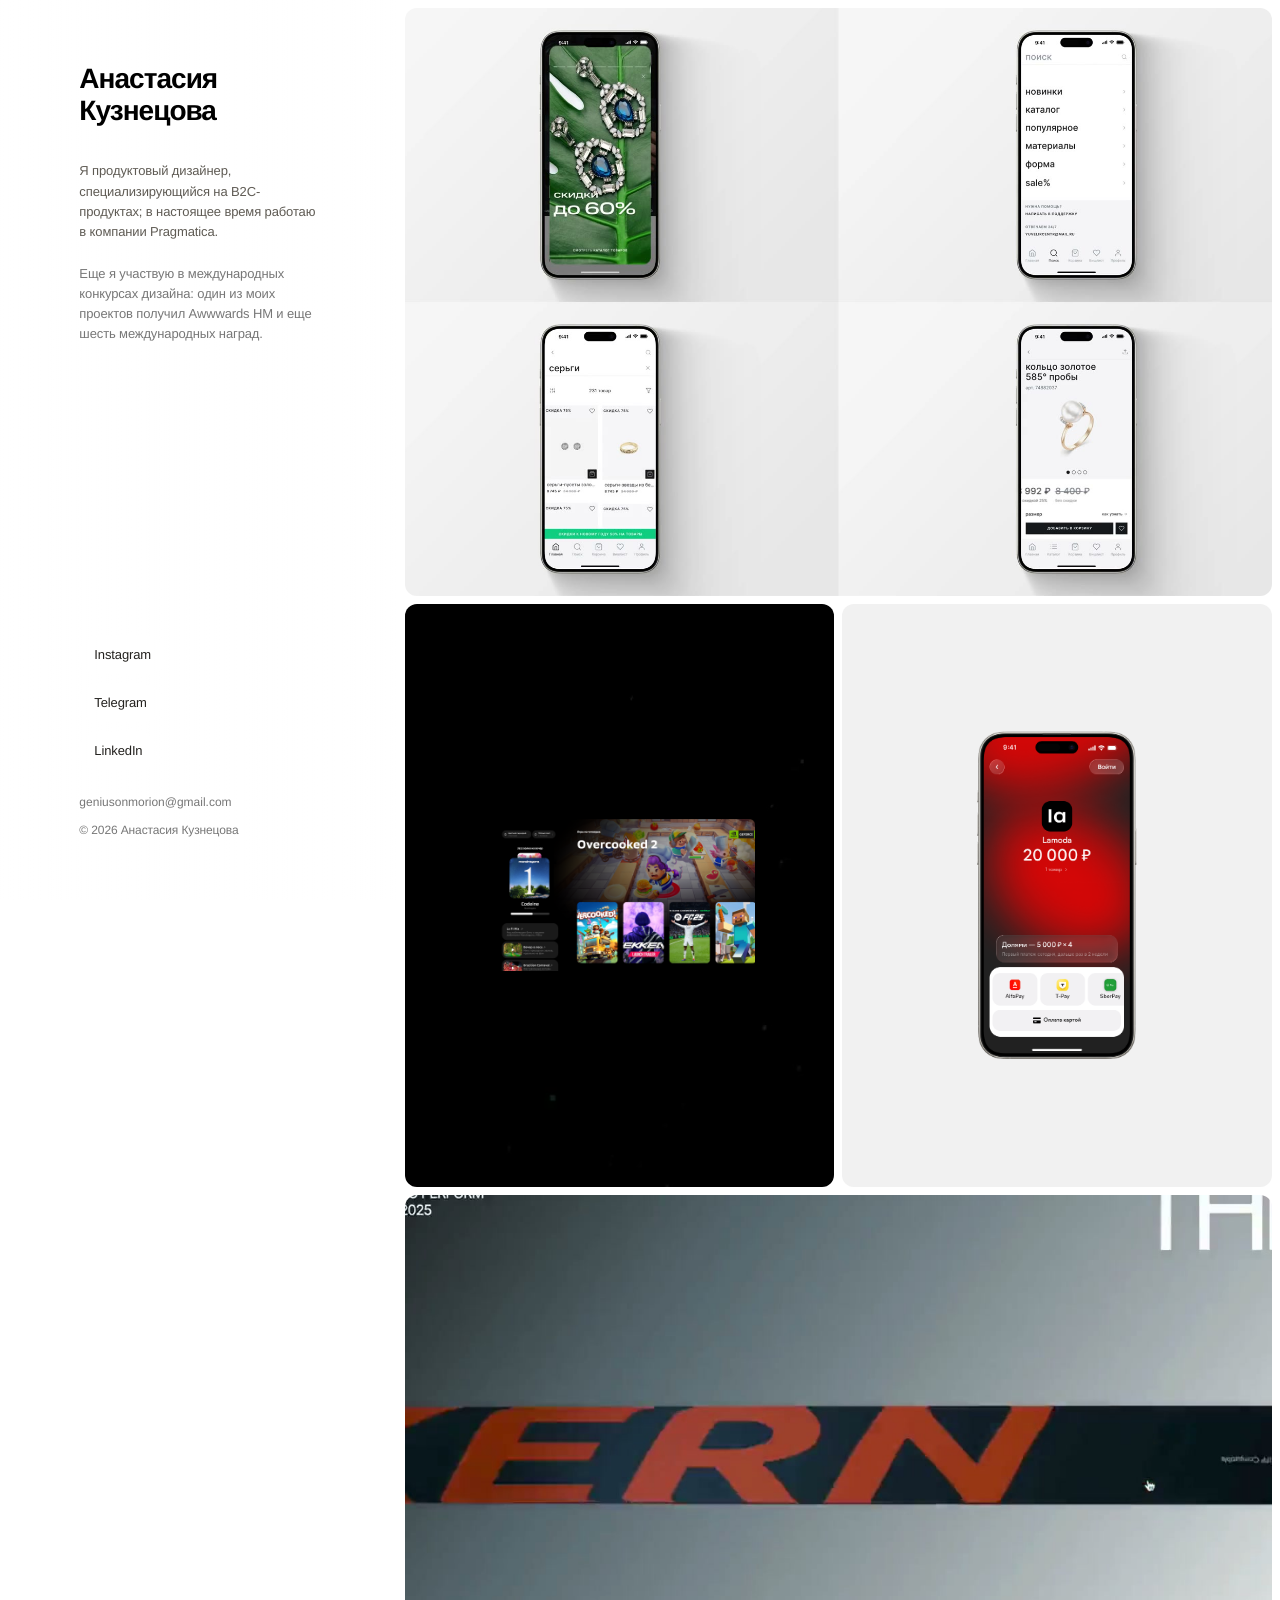
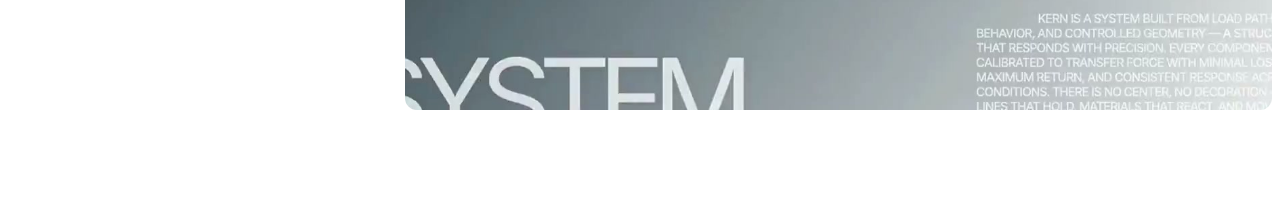
<file: index.html>
<!doctype html>
<html lang="ru">
  <head>
    <meta charset="UTF-8" />
    <meta name="viewport" content="width=device-width, initial-scale=1.0" />
    <meta
      name="description"
      content="Портфолио продуктового дизайнера Анастасии Кузнецовой: мобильные приложения и e-com — Ювелирцентр, Сбер, Долями."
    />
    <title>Анастасия Кузнецова — продуктовый дизайнер</title>
    <link
      rel="icon"
      href="data:image/svg+xml,%3Csvg xmlns='http://www.w3.org/2000/svg' viewBox='0 0 64 64'%3E%3Crect width='64' height='64' rx='14' fill='%23161513'/%3E%3Cpath d='M20 18h24v6H30v8h12v6H30v8h15v6H20z' fill='%23fffaf2'/%3E%3C/svg%3E"
    />
    <link rel="stylesheet" href="./styles.css?v=profile-copy-size" />
  </head>
  <body>
    <aside class="profile" aria-label="Designer profile">
      <div class="profile__inner">
        <h1><span>Анастасия</span><span>Кузнецова</span></h1>
        <div class="bio">
          <p>
            Я продуктовый дизайнер, специализирующийся на B2C-продуктах; в
            настоящее время работаю в компании Pragmatica.
          </p>
          <p>
            Еще я участвую в международных конкурсах дизайна: один из
            моих проектов получил Awwwards HM и еще шесть международных наград.
          </p>
        </div>
        <nav class="socials" aria-label="Social links">
          <a href="https://instagram.com/" target="_blank" rel="noreferrer">
            <span class="icon" aria-hidden="true">IG</span>
            Instagram
          </a>
          <a href="https://t.me/m0ri0n1" target="_blank" rel="noreferrer">
            <span class="icon" aria-hidden="true">TG</span>
            Telegram
          </a>
          <a href="https://www.linkedin.com/" target="_blank" rel="noreferrer">
            <span class="icon" aria-hidden="true">IN</span>
            LinkedIn
          </a>
        </nav>
        <div class="contact">
          <a href="mailto:geniusonmorion@gmail.com">geniusonmorion@gmail.com</a>
        </div>
        <p class="copyright">© 2026 Анастасия Кузнецова</p>
      </div>
    </aside>

    <main class="work" aria-label="Portfolio work">
      <section class="case-list view-panel is-active" id="gallery" data-panel="cases" aria-label="Morion case covers"></section>
      <section class="shots-panel view-panel" data-panel="shots" aria-label="UI shots" hidden>
        <div class="shots-grid" aria-label="UI shots from Morion">
          <figure class="shot-card shot-card-phone" aria-label="Sber shot">
            <img src="./assets/shots/sber-shot.png" alt="Sber smart home interface shot" loading="lazy" decoding="async" />
          </figure>
          <figure class="shot-card shot-card-phone" aria-label="Main The Act shot">
            <img src="./assets/shots/main-shot-the-act.png" alt="The Act main interface shot" loading="lazy" decoding="async" />
          </figure>
          <figure class="shot-card shot-card-phone" aria-label="The Act shot">
            <img src="./assets/shots/the-act-shot.png" alt="The Act interface shot" loading="lazy" decoding="async" />
          </figure>
          <figure class="shot-card shot-card-wide shot-card-screen" aria-label="SmartAnimate shot">
            <img src="./assets/shots/smartanimate-8.png" alt="SmartAnimate interface shot" loading="lazy" decoding="async" />
          </figure>
          <figure class="shot-card shot-card-phone" aria-label="Voice shot">
            <img src="./assets/shots/voice.png" alt="Voice interface shot" loading="lazy" decoding="async" />
          </figure>
        </div>
      </section>
    </main>

    <div class="viewer" id="viewer" aria-hidden="true">
      <button class="viewer__close" type="button" aria-label="Close viewer">
        <span aria-hidden="true"></span>
      </button>
      <button class="viewer__nav viewer__nav--prev" type="button" aria-label="Previous interaction">
        <span aria-hidden="true"></span>
      </button>
      <section class="viewer__stage" aria-live="polite"></section>
      <button class="viewer__nav viewer__nav--next" type="button" aria-label="Next interaction">
        <span aria-hidden="true"></span>
      </button>
      <footer class="viewer__meta">
        <span class="viewer__count">01 / 14</span>
        <span class="viewer__title">Case title</span>
        <span class="viewer__hint">Scroll or swipe</span>
      </footer>
    </div>

    <div class="case-sheet" id="caseSheet" aria-hidden="true">
      <section class="case-sheet__surface" role="dialog" aria-modal="true" aria-label="Открытый кейс">
        <iframe class="case-sheet__frame" src="about:blank" title="Кейс" loading="eager"></iframe>
      </section>
      <button class="case-sheet__close" type="button" aria-label="Закрыть кейс">
        <span aria-hidden="true"></span>
      </button>
    </div>

    <script src="./script.js?v=kern-case"></script>
  </body>
</html>
</file>
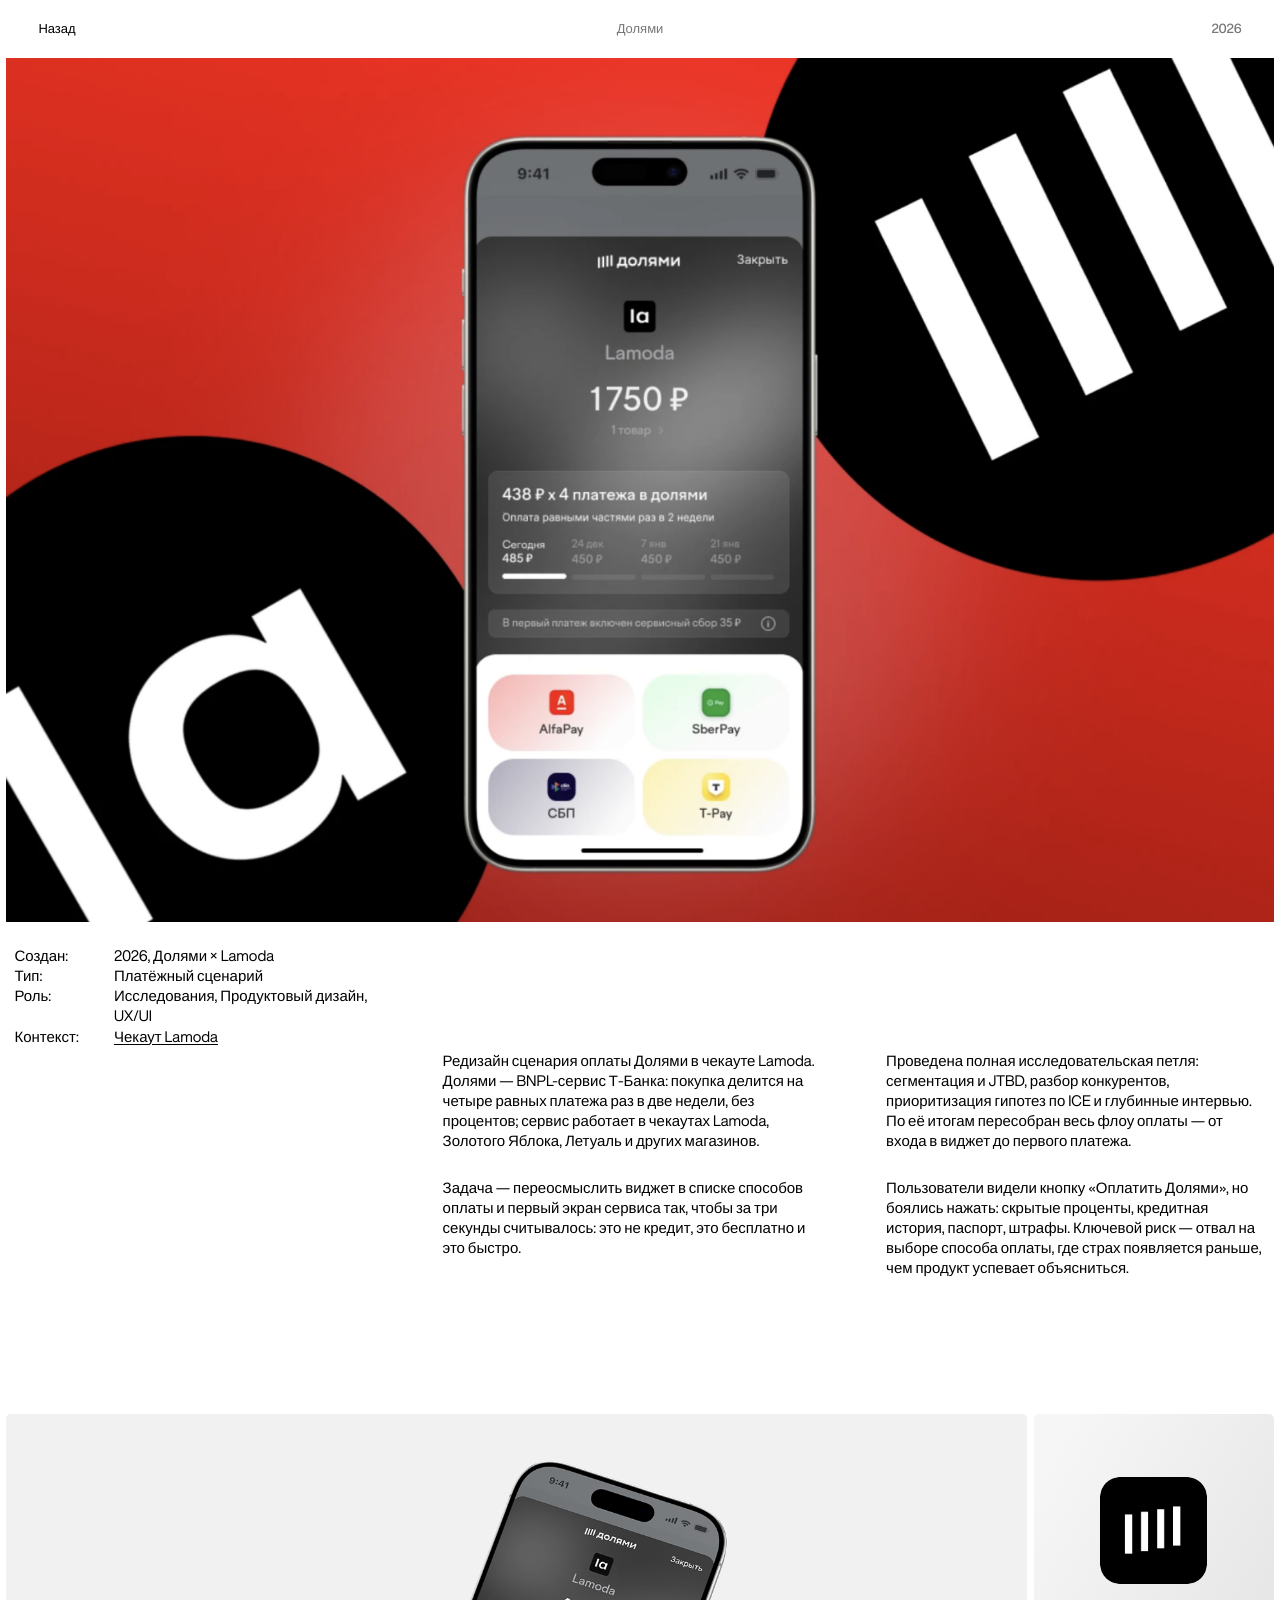
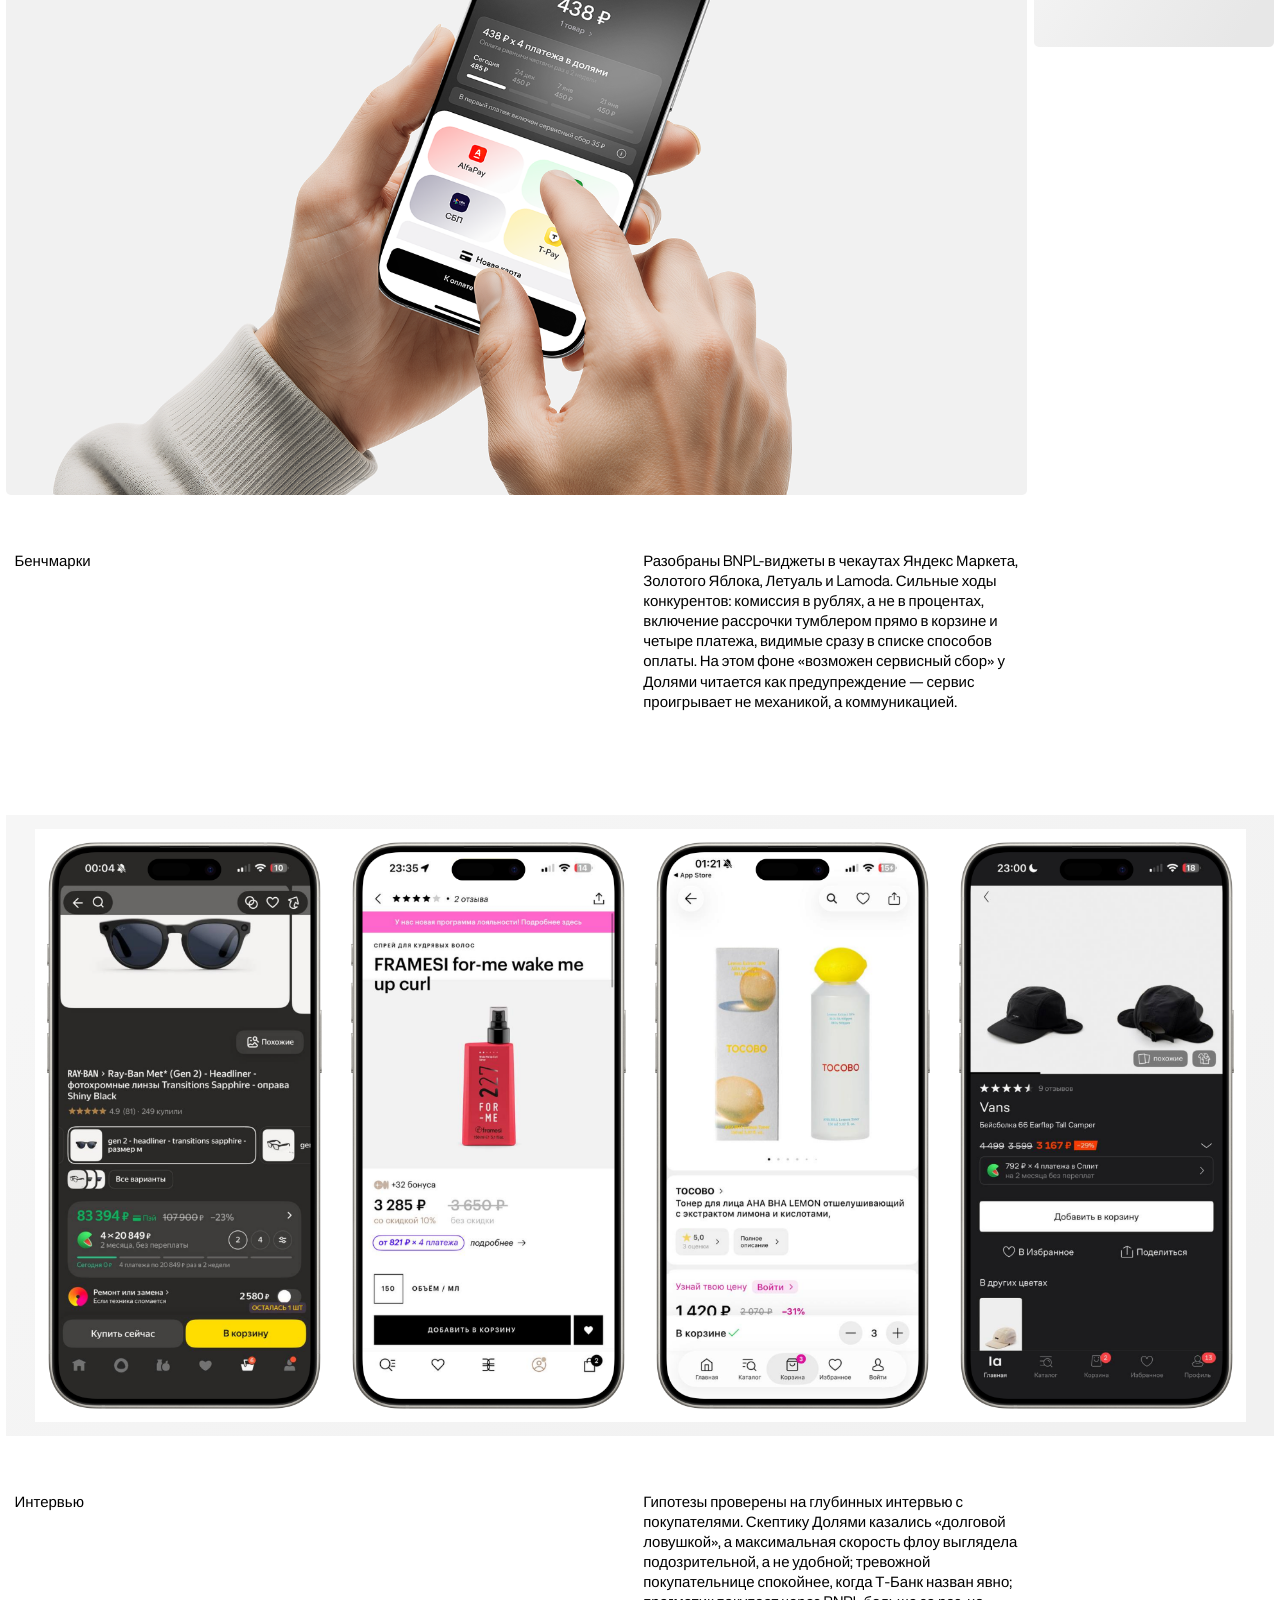
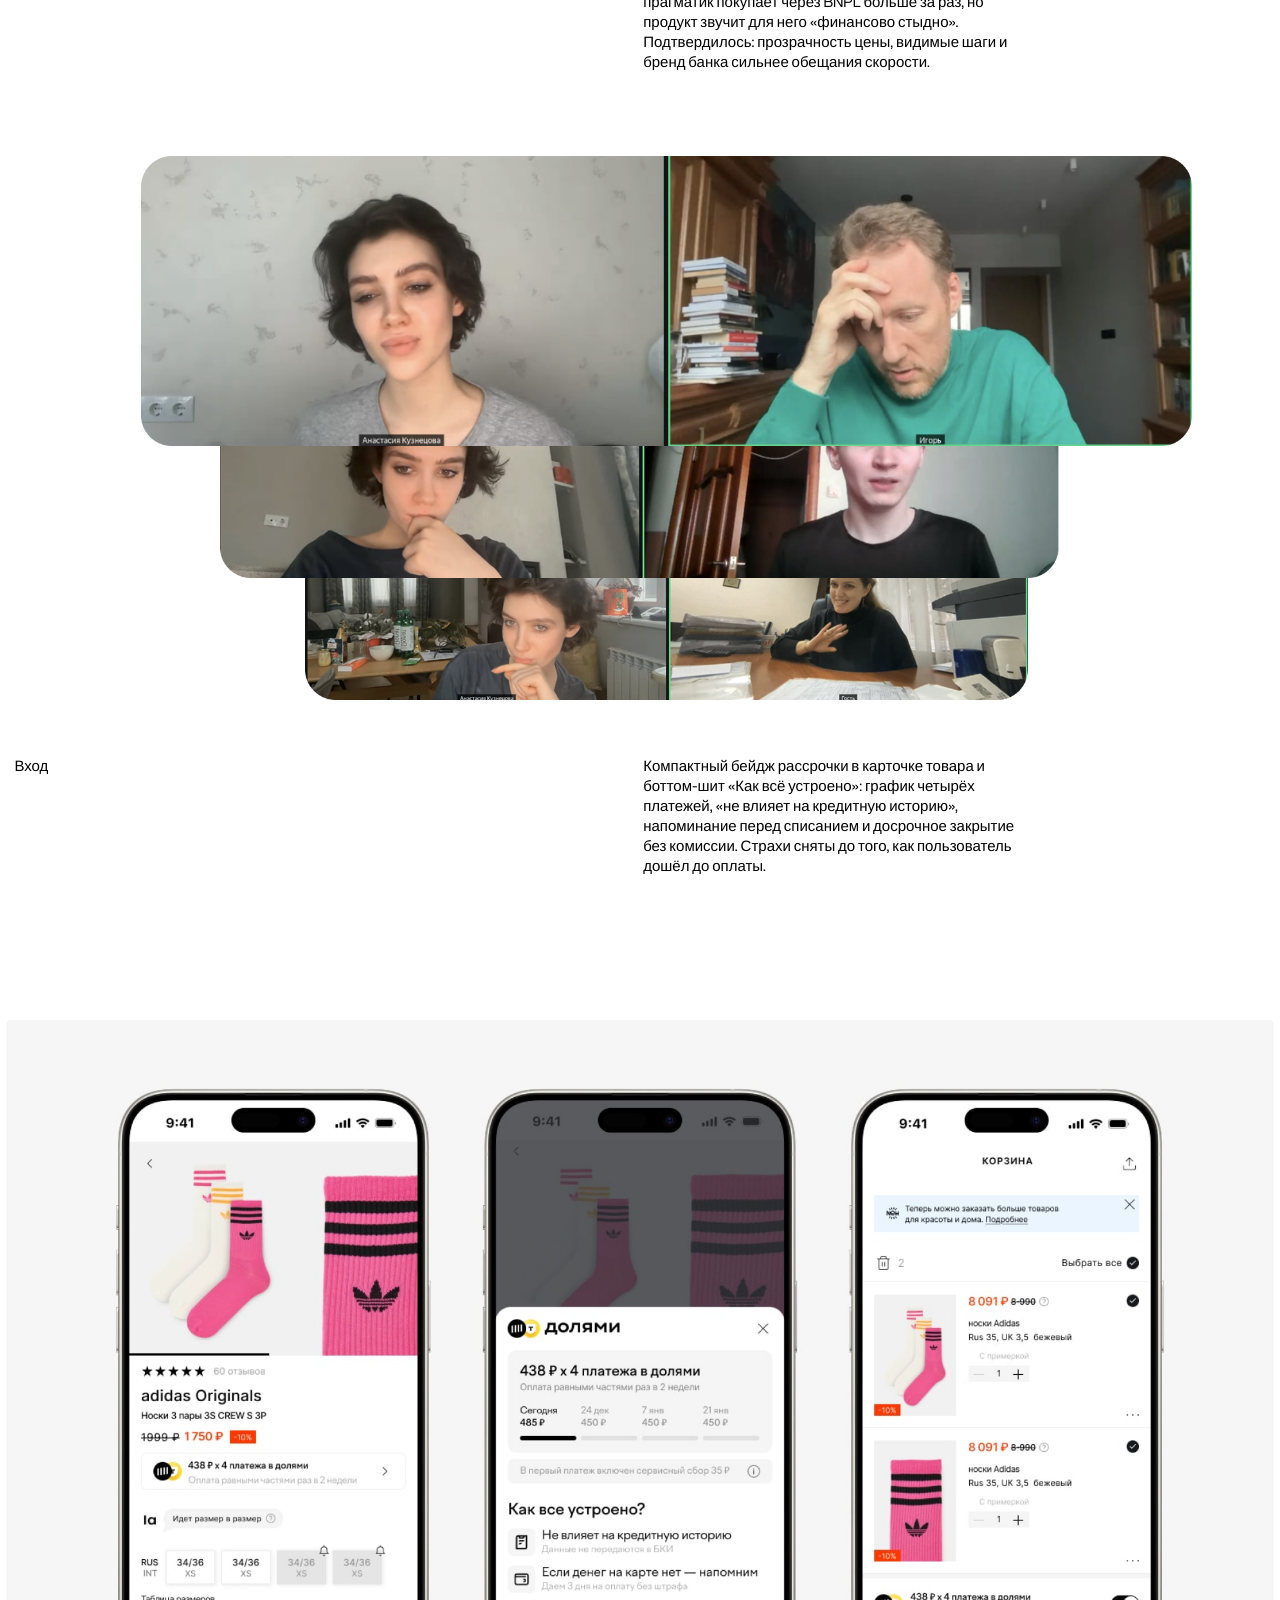
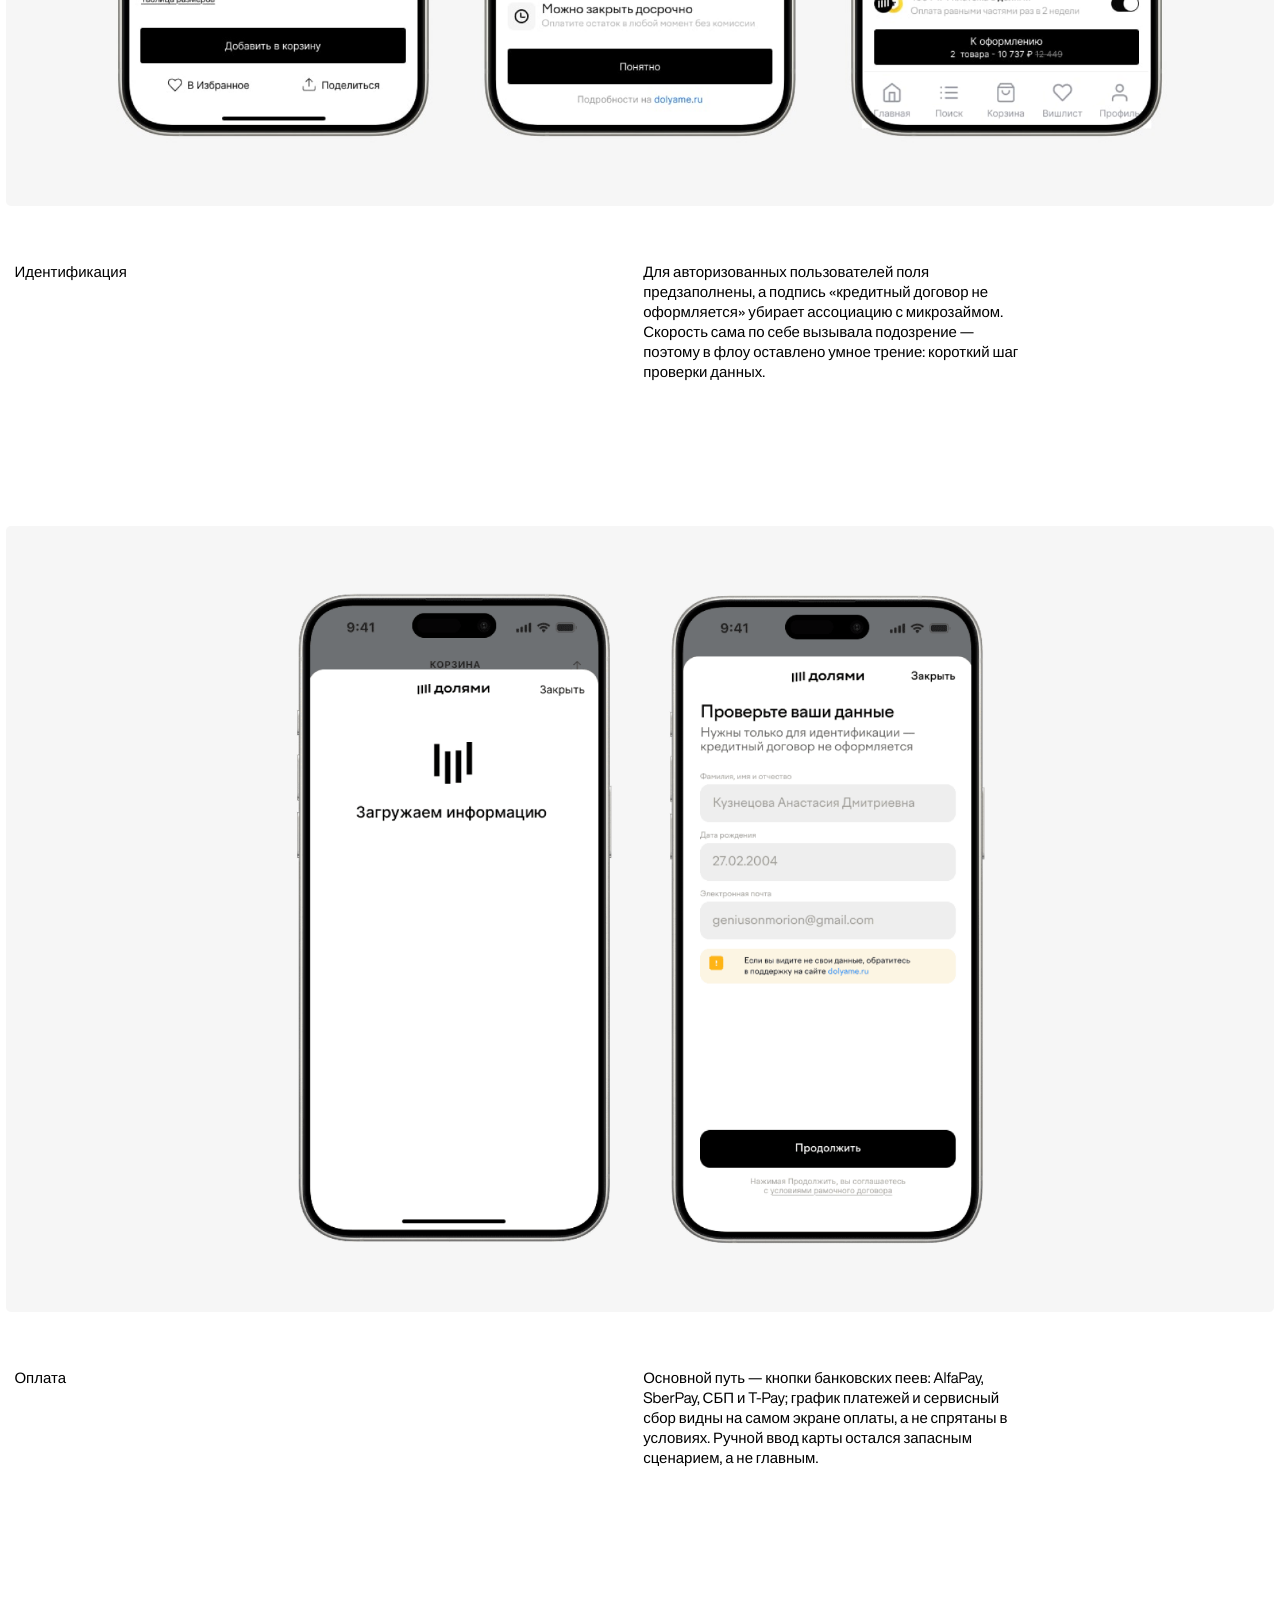
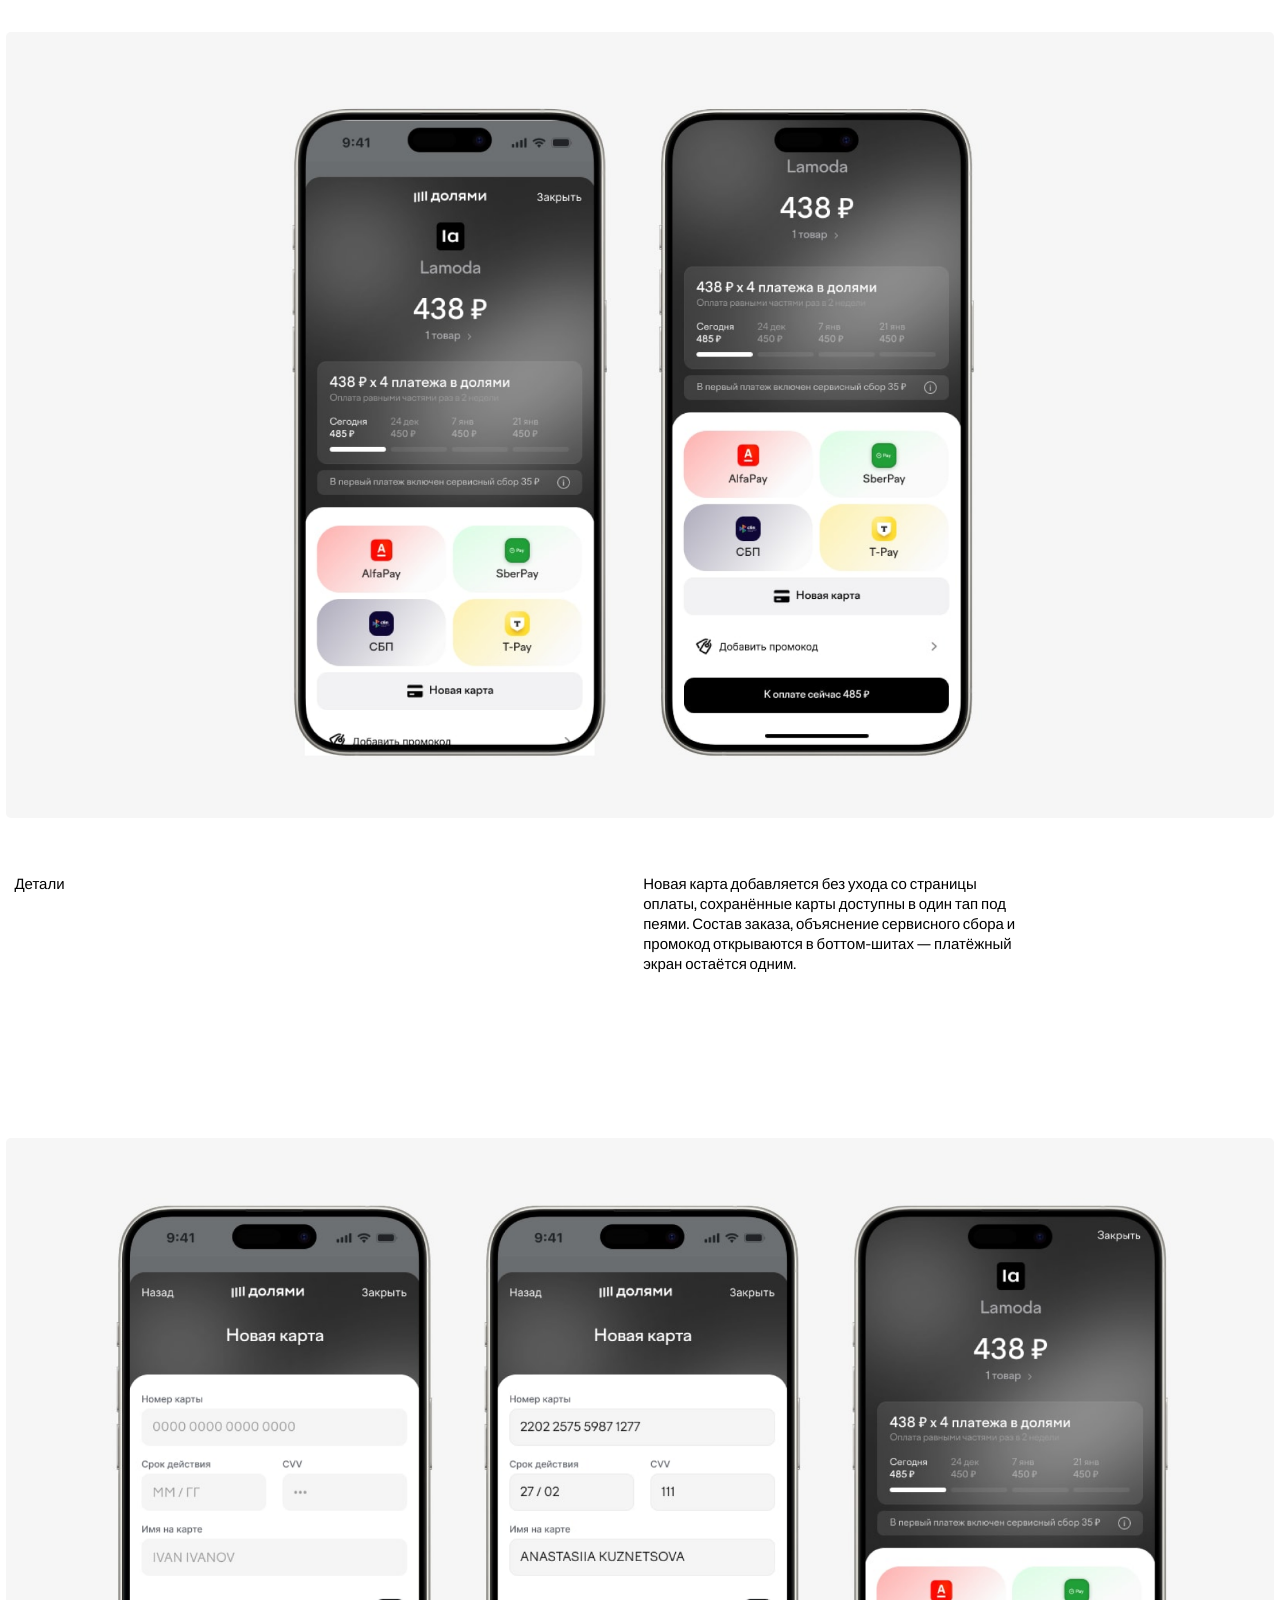
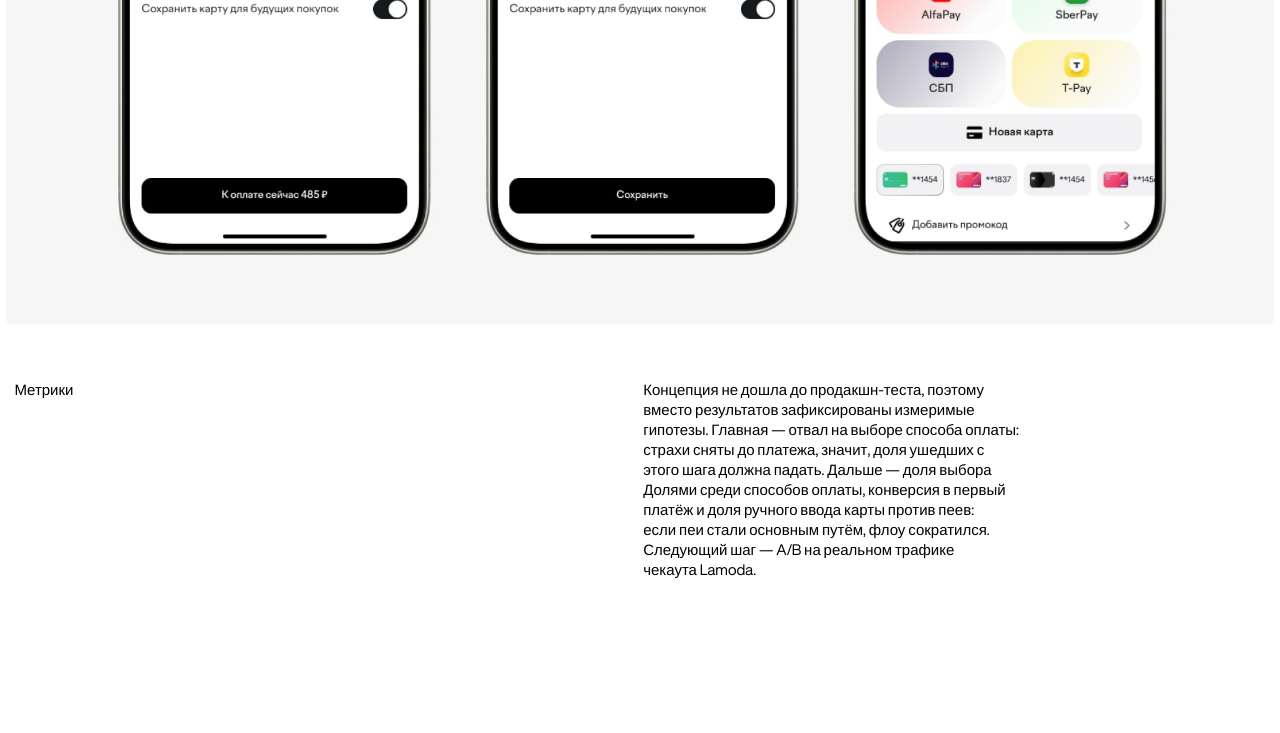
<file: cases/dolyami/index.html>
<!doctype html>
<html lang="ru">
  <head>
    <meta charset="UTF-8" />
    <meta name="viewport" content="width=device-width, initial-scale=1.0" />
    <script>
      if (window.self !== window.top) {
        document.documentElement.classList.add("case-embedded");
      }
    </script>
    <meta
      name="description"
      content="Кейс Долями × Lamoda: BNPL-сценарий оплаты — от виджета в чекауте до первого платежа."
    />
    <title>Долями - Анастасия Кузнецова</title>
    <link
      rel="icon"
      href="data:image/svg+xml,%3Csvg xmlns='http://www.w3.org/2000/svg' viewBox='0 0 64 64'%3E%3Crect width='64' height='64' rx='14' fill='%23161513'/%3E%3Cpath d='M20 18h24v6H30v8h12v6H30v8h15v6H20z' fill='%23fffaf2'/%3E%3C/svg%3E"
    />
    <link rel="stylesheet" href="../../styles.css?v=dolyami-case" />
  </head>
  <body class="case-page">
    <header class="case-page__header" aria-label="Навигация по кейсу">
      <a class="case-page__back" href="../../">Назад</a>
      <span>Долями</span>
      <span class="case-page__year">2026</span>
    </header>
    <main class="case-study">
      <figure class="case-study__hero case-study__hero--dolyami">
        <img
          src="../../assets/cases/dolyami/hero.png"
          alt="Обложка кейса Долями — экран оплаты Lamoda с графиком из четырёх платежей"
          decoding="async"
        />
      </figure>

      <section class="case-study__intro" aria-label="О проекте">
        <dl class="case-study__facts">
          <div><dt>Создан:</dt><dd>2026, Долями × Lamoda</dd></div>
          <div><dt>Тип:</dt><dd>Платёжный сценарий</dd></div>
          <div><dt>Роль:</dt><dd>Исследования, Продуктовый дизайн, UX/UI</dd></div>
          <div>
            <dt>Контекст:</dt>
            <dd>
              <span class="case-study__inline-link">Чекаут Lamoda</span>
            </dd>
          </div>
        </dl>
        <div class="case-study__intro-copy">
          <p>
            Редизайн сценария оплаты Долями в чекауте Lamoda. Долями —
            BNPL-сервис Т-Банка: покупка делится на четыре равных платежа
            раз в две недели, без процентов; сервис работает в чекаутах
            Lamoda, Золотого Яблока, Летуаль и других магазинов.
          </p>
          <p>
            Задача — переосмыслить виджет в списке способов оплаты и первый
            экран сервиса так, чтобы за три секунды считывалось: это не
            кредит, это бесплатно и это быстро.
          </p>
        </div>
        <div class="case-study__intro-copy">
          <p>
            Проведена полная исследовательская петля: сегментация и JTBD,
            разбор конкурентов, приоритизация гипотез по ICE и глубинные
            интервью. По её итогам пересобран весь флоу оплаты — от входа
            в виджет до первого платежа.
          </p>
          <p>
            Пользователи видели кнопку «Оплатить Долями», но боялись нажать:
            скрытые проценты, кредитная история, паспорт, штрафы. Ключевой
            риск — отвал на выборе способа оплаты, где страх появляется
            раньше, чем продукт успевает объясниться.
          </p>
        </div>
      </section>

      <section class="case-study__product-showcase case-study__product-showcase--dolyami" aria-label="Виджет в использовании">
        <figure class="case-study__media case-study__media--hand-dolyami">
          <img
            src="../../assets/cases/dolyami/hand-mockup.png"
            alt="Виджет Долями на экране смартфона в руке"
            loading="lazy"
            decoding="async"
          />
        </figure>
        <figure class="case-study__app-tile-dolyami">
          <img
            src="../../assets/cases/dolyami/app-icon.png"
            alt="Иконка сервиса Долями"
            loading="lazy"
            decoding="async"
          />
        </figure>
      </section>

      <section class="case-study__process-section" aria-labelledby="benchmarks-title">
        <div class="case-study__process-copy">
          <h2 id="benchmarks-title">Бенчмарки</h2>
          <p>
            Разобраны BNPL-виджеты в чекаутах Яндекс Маркета, Золотого
            Яблока, Летуаль и Lamoda. Сильные ходы конкурентов: комиссия в
            рублях, а не в процентах, включение рассрочки тумблером прямо в
            корзине и четыре платежа, видимые сразу в списке способов
            оплаты. На этом фоне «возможен сервисный сбор» у Долями
            читается как предупреждение — сервис проигрывает не механикой,
            а коммуникацией.
          </p>
        </div>
        <figure class="case-study__benchmark-visual case-study__benchmark-visual--dolyami" aria-label="BNPL-виджеты Яндекс Маркета, Золотого Яблока, Летуаль и Lamoda">
          <img src="../../assets/cases/dolyami/benchmark-phones.png" alt="Четыре смартфона с BNPL-виджетами конкурентов" loading="lazy" decoding="async" />
        </figure>
      </section>

      <section class="case-study__process-section" aria-labelledby="interviews-title">
        <div class="case-study__process-copy">
          <h2 id="interviews-title">Интервью</h2>
          <p>
            Гипотезы проверены на глубинных интервью с покупателями.
            Скептику Долями казались «долговой ловушкой», а максимальная
            скорость флоу выглядела подозрительной, а не удобной; тревожной
            покупательнице спокойнее, когда Т-Банк назван явно; прагматик
            покупает через BNPL больше за раз, но продукт звучит для него
            «финансово стыдно». Подтвердилось: прозрачность цены, видимые
            шаги и бренд банка сильнее обещания скорости.
          </p>
        </div>
        <figure class="case-study__interview-collage" aria-label="Кадры интервью с респондентами">
          <img src="../../assets/cases/dolyami/interview-1.png" alt="Запись интервью с респондентом" loading="lazy" decoding="async" />
          <img src="../../assets/cases/dolyami/interview-2.png" alt="Запись интервью с респондентом" loading="lazy" decoding="async" />
          <img src="../../assets/cases/dolyami/interview-3.png" alt="Запись интервью с респондентом" loading="lazy" decoding="async" />
        </figure>
      </section>

      <section class="case-study__caption" aria-labelledby="entry-title">
        <h2 id="entry-title">Вход</h2>
        <p>
          Компактный бейдж рассрочки в карточке товара и боттом-шит «Как
          всё устроено»: график четырёх платежей, «не влияет на кредитную
          историю», напоминание перед списанием и досрочное закрытие без
          комиссии. Страхи сняты до того, как пользователь дошёл до оплаты.
        </p>
      </section>

      <figure class="case-study__media case-study__media--dolyami-panel">
        <img src="../../assets/cases/dolyami/screen-panel-1.png" alt="Карточка товара с бейджем Долями, боттом-шит с условиями и корзина с тумблером рассрочки" loading="lazy" decoding="async" />
      </figure>

      <section class="case-study__caption" aria-labelledby="identification-title">
        <h2 id="identification-title">Идентификация</h2>
        <p>
          Для авторизованных пользователей поля предзаполнены, а подпись
          «кредитный договор не оформляется» убирает ассоциацию с
          микрозаймом. Скорость сама по себе вызывала подозрение — поэтому
          в флоу оставлено умное трение: короткий шаг проверки данных.
        </p>
      </section>

      <figure class="case-study__media case-study__media--dolyami-panel">
        <img src="../../assets/cases/dolyami/screen-panel-2.png" alt="Экран загрузки и проверка данных с подписью «кредитный договор не оформляется»" loading="lazy" decoding="async" />
      </figure>

      <section class="case-study__caption" aria-labelledby="payment-title">
        <h2 id="payment-title">Оплата</h2>
        <p>
          Основной путь — кнопки банковских пеев: AlfaPay, SberPay, СБП и
          T-Pay; график платежей и сервисный сбор видны на самом экране
          оплаты, а не спрятаны в условиях. Ручной ввод карты остался
          запасным сценарием, а не главным.
        </p>
      </section>

      <figure class="case-study__media case-study__media--dolyami-panel">
        <img src="../../assets/cases/dolyami/screen-panel-3.png" alt="Экран оплаты Долями с графиком платежей и кнопками банковских пеев" loading="lazy" decoding="async" />
      </figure>

      <section class="case-study__caption" aria-labelledby="details-title">
        <h2 id="details-title">Детали</h2>
        <p>
          Новая карта добавляется без ухода со страницы оплаты, сохранённые
          карты доступны в один тап под пеями. Состав заказа, объяснение
          сервисного сбора и промокод открываются в боттом-шитах —
          платёжный экран остаётся одним.
        </p>
      </section>

      <figure class="case-study__media case-study__media--dolyami-panel">
        <img src="../../assets/cases/dolyami/screen-panel-4.png" alt="Форма новой карты и экран оплаты с сохранёнными картами" loading="lazy" decoding="async" />
      </figure>

      <section class="case-study__caption" aria-labelledby="metrics-title">
        <h2 id="metrics-title">Метрики</h2>
        <p>
          Концепция не дошла до продакшн-теста, поэтому вместо результатов
          зафиксированы измеримые гипотезы. Главная — отвал на выборе
          способа оплаты: страхи сняты до платежа, значит, доля ушедших с
          этого шага должна падать. Дальше — доля выбора Долями среди
          способов оплаты, конверсия в первый платёж и доля ручного ввода
          карты против пеев: если пеи стали основным путём, флоу
          сократился. Следующий шаг — A/B на реальном трафике чекаута
          Lamoda.
        </p>
      </section>
    </main>
  </body>
</html>
</file>
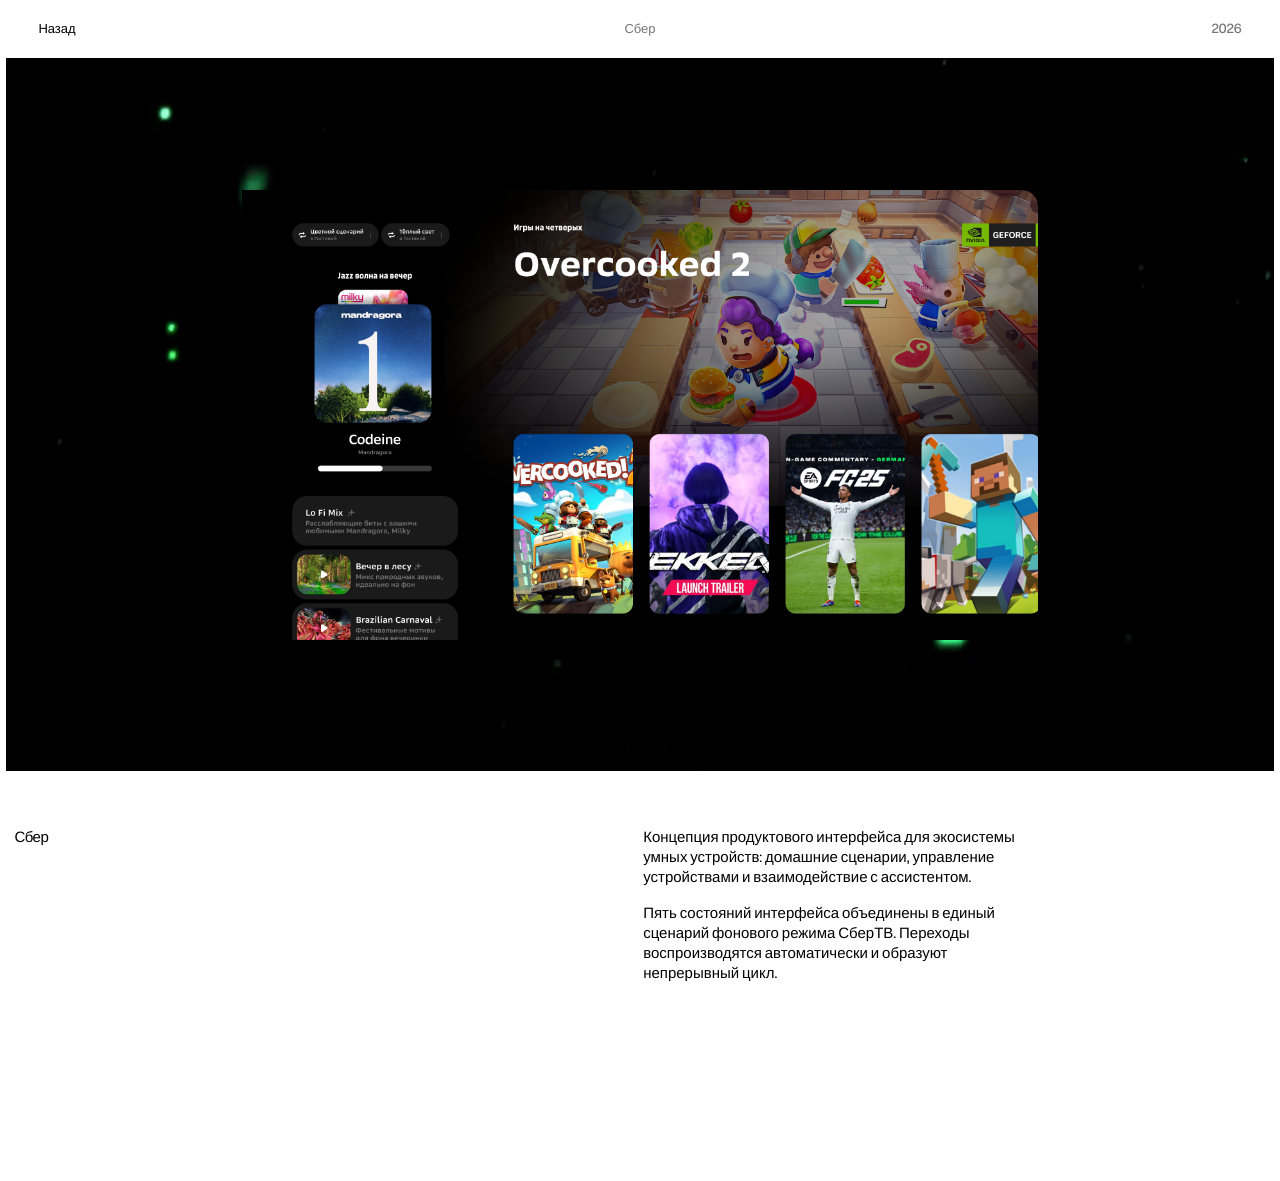
<file: cases/sber/index.html>
<!doctype html>
<html lang="ru">
  <head>
    <meta charset="UTF-8" />
    <meta name="viewport" content="width=device-width, initial-scale=1.0" />
    <script>
      if (window.self !== window.top) {
        document.documentElement.classList.add("case-embedded");
      }
    </script>
    <meta
      name="description"
      content="Кейс Сбер: интерфейс умного дома и анимационный сценарий для СберТВ."
    />
    <title>Сбер — Анастасия Кузнецова</title>
    <link
      rel="icon"
      href="data:image/svg+xml,%3Csvg xmlns='http://www.w3.org/2000/svg' viewBox='0 0 64 64'%3E%3Crect width='64' height='64' rx='14' fill='%23000000'/%3E%3Cpath d='M20 18h24v6H30v8h12v6H30v8h15v6H20z' fill='%23fff'/%3E%3C/svg%3E"
    />
    <link rel="stylesheet" href="../../styles.css?v=sber-video-cover" />
  </head>
  <body class="case-page sber-case-page">
    <header class="case-page__header" aria-label="Навигация по кейсу">
      <a class="case-page__back" href="../../">Назад</a>
      <span>Сбер</span>
      <span class="case-page__year">2026</span>
    </header>

    <main class="case-study sber-case">
      <figure class="sber-case__motion" aria-label="Анимационный сценарий интерфейса СберТВ">
        <video
          class="sber-case__background"
          poster="../../assets/cases/sber/background-poster.jpg"
          muted
          loop
          playsinline
          preload="auto"
          aria-hidden="true"
        >
          <source src="../../assets/cases/sber/background-video.mp4" type="video/mp4" />
        </video>
        <video
          class="sber-case__interface"
          poster="../../assets/cases/sber/smart-step1.png"
          muted
          loop
          playsinline
          preload="auto"
        >
          <source src="../../assets/cases/sber/smart-animate.mp4" type="video/mp4" />
        </video>
      </figure>

      <section class="case-study__caption" aria-labelledby="sber-case-title">
        <h1 id="sber-case-title">Сбер</h1>
        <div class="case-study__caption-copy">
          <p>
            Концепция продуктового интерфейса для&nbsp;экосистемы умных устройств:
            домашние сценарии, управление устройствами и&nbsp;взаимодействие
            с&nbsp;ассистентом.
          </p>
          <p>
            Пять состояний интерфейса объединены в&nbsp;единый сценарий фонового
            режима СберТВ. Переходы воспроизводятся автоматически и&nbsp;образуют
            непрерывный цикл.
          </p>
        </div>
      </section>
    </main>

    <script src="./sber.js?v=sber-synced-start"></script>
  </body>
</html>
</file>
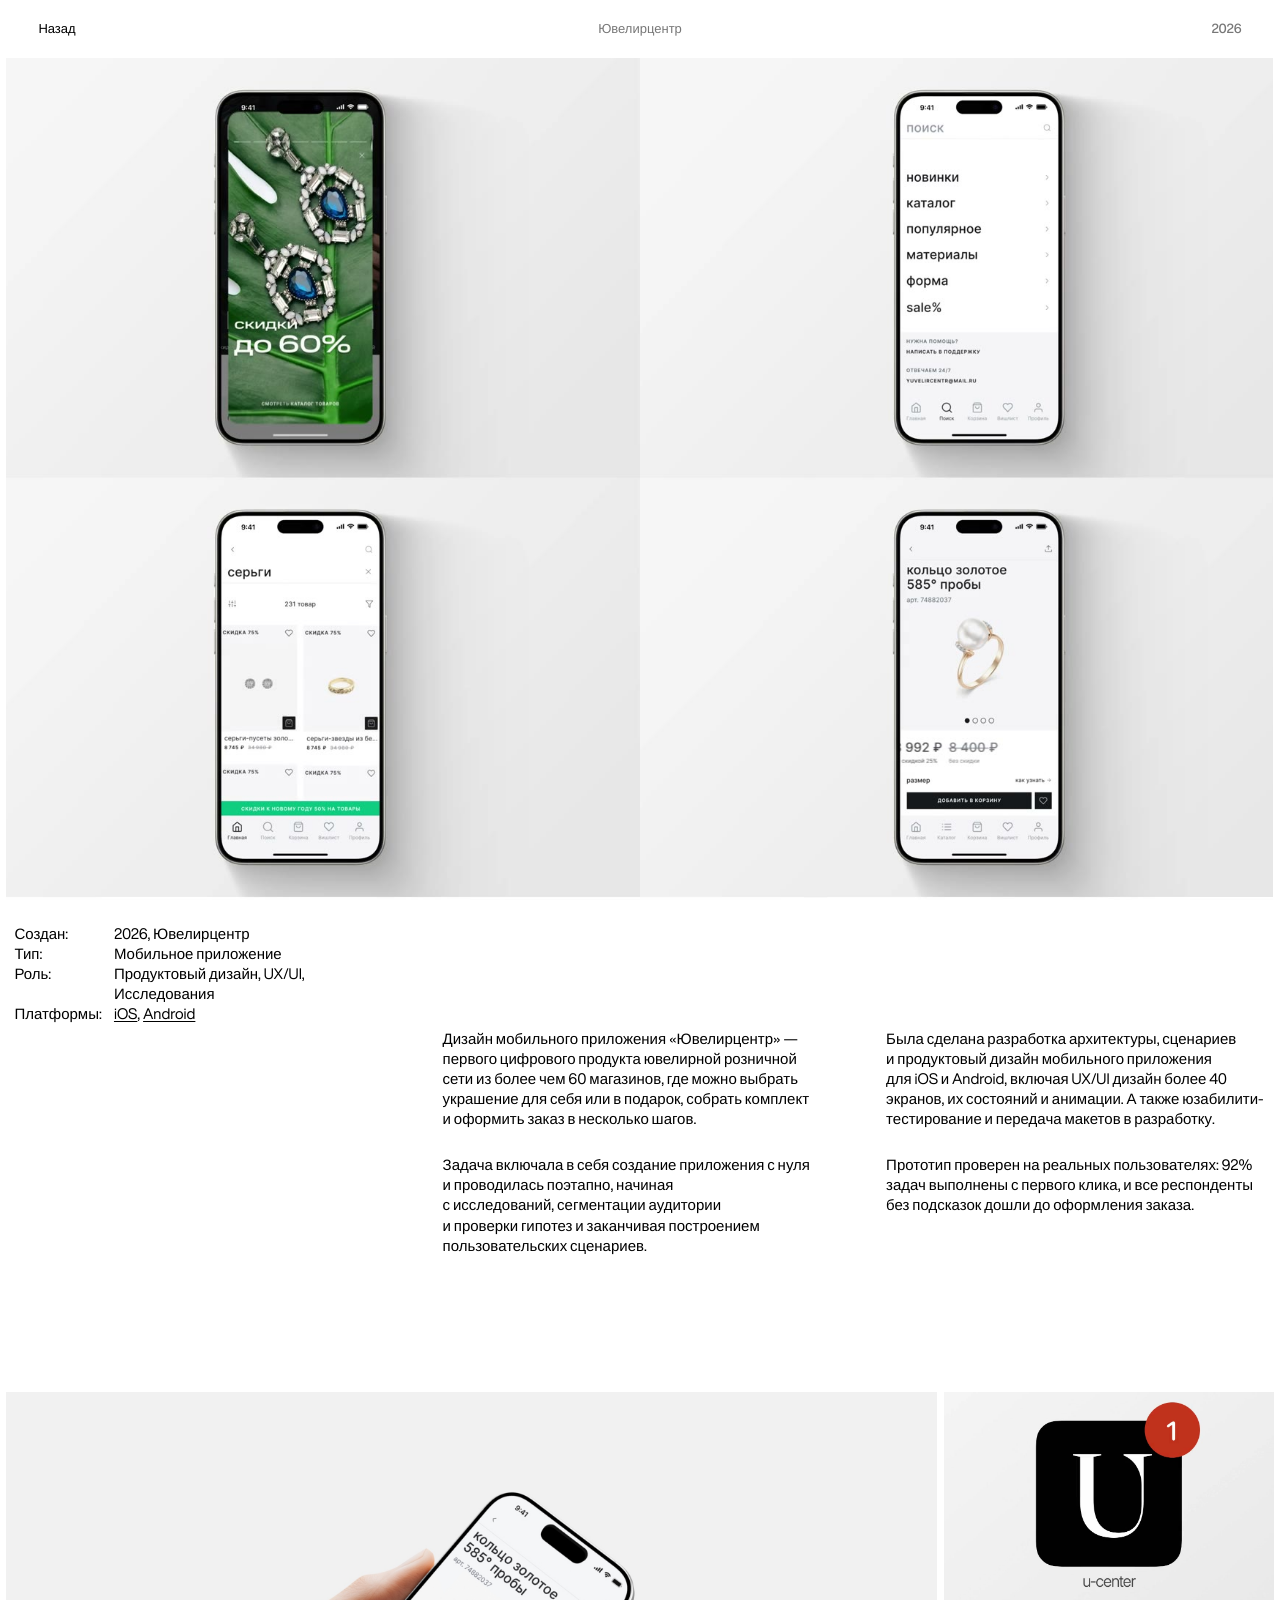
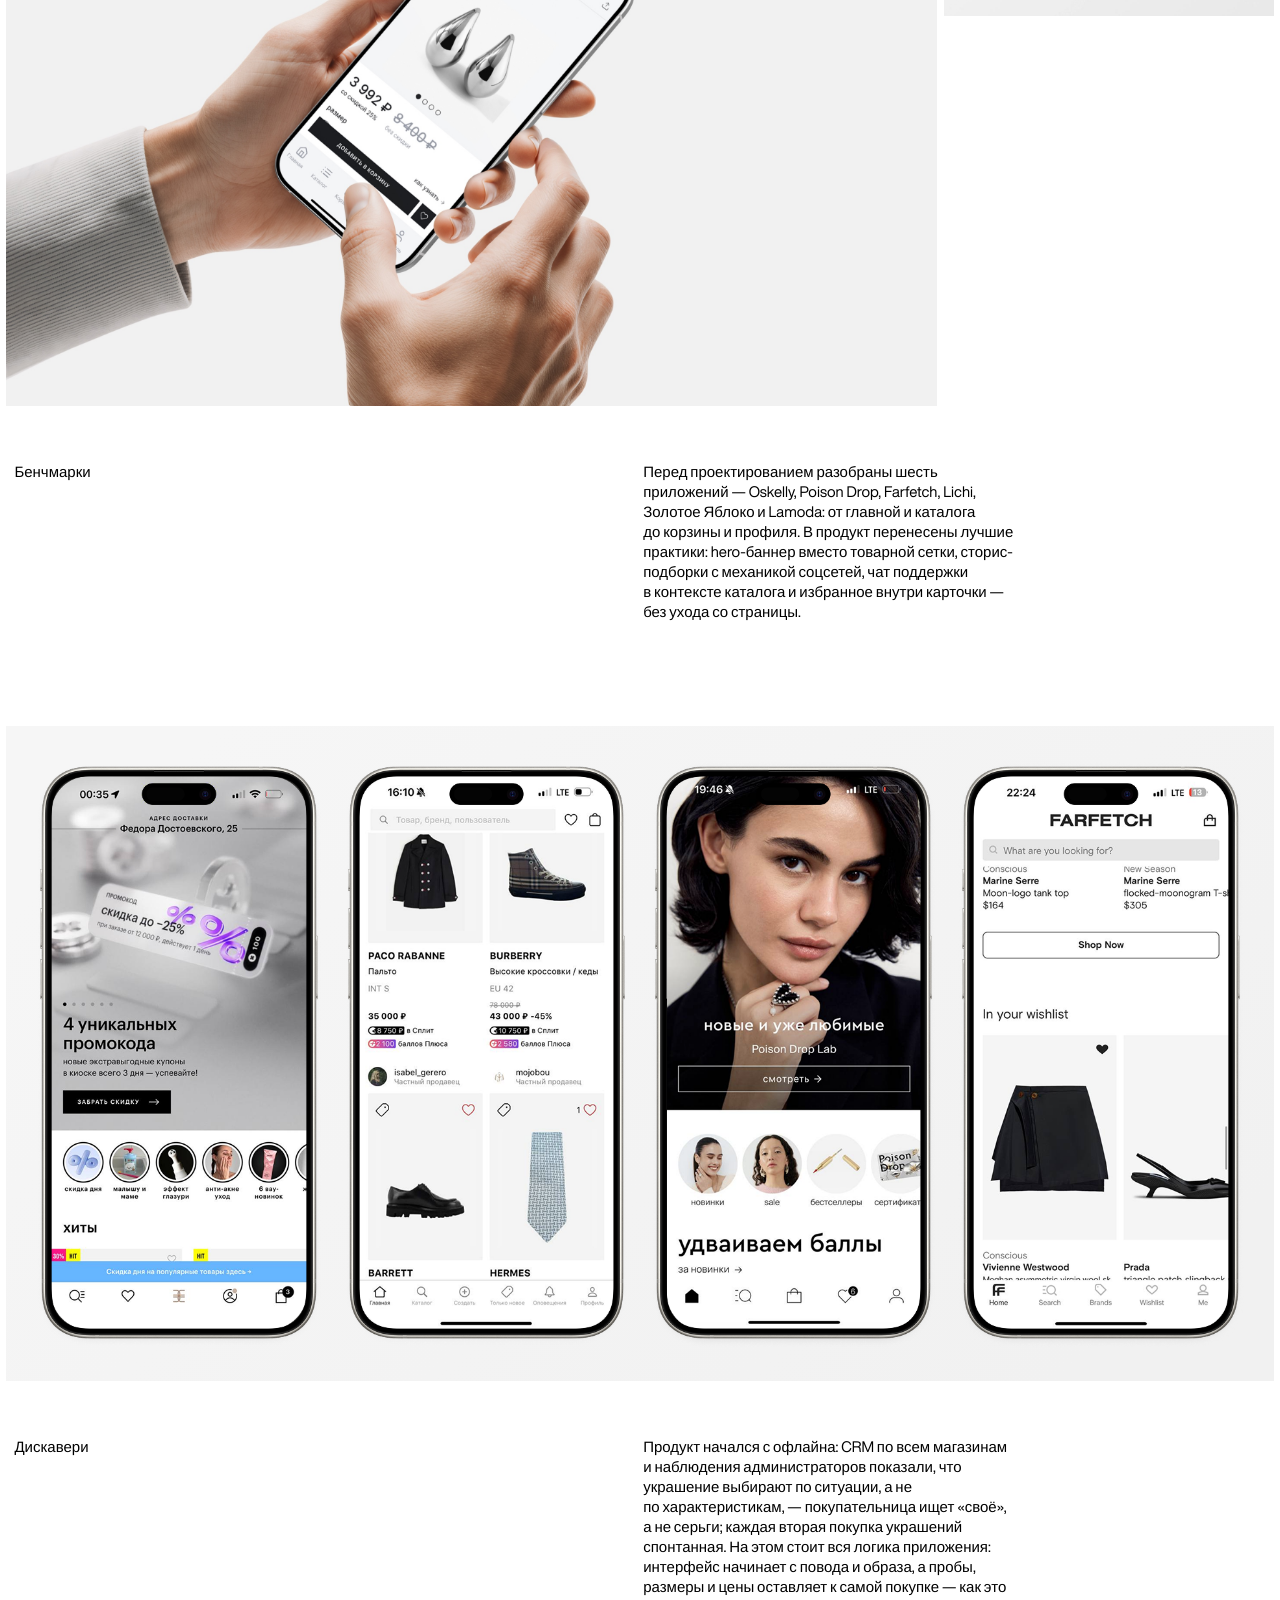
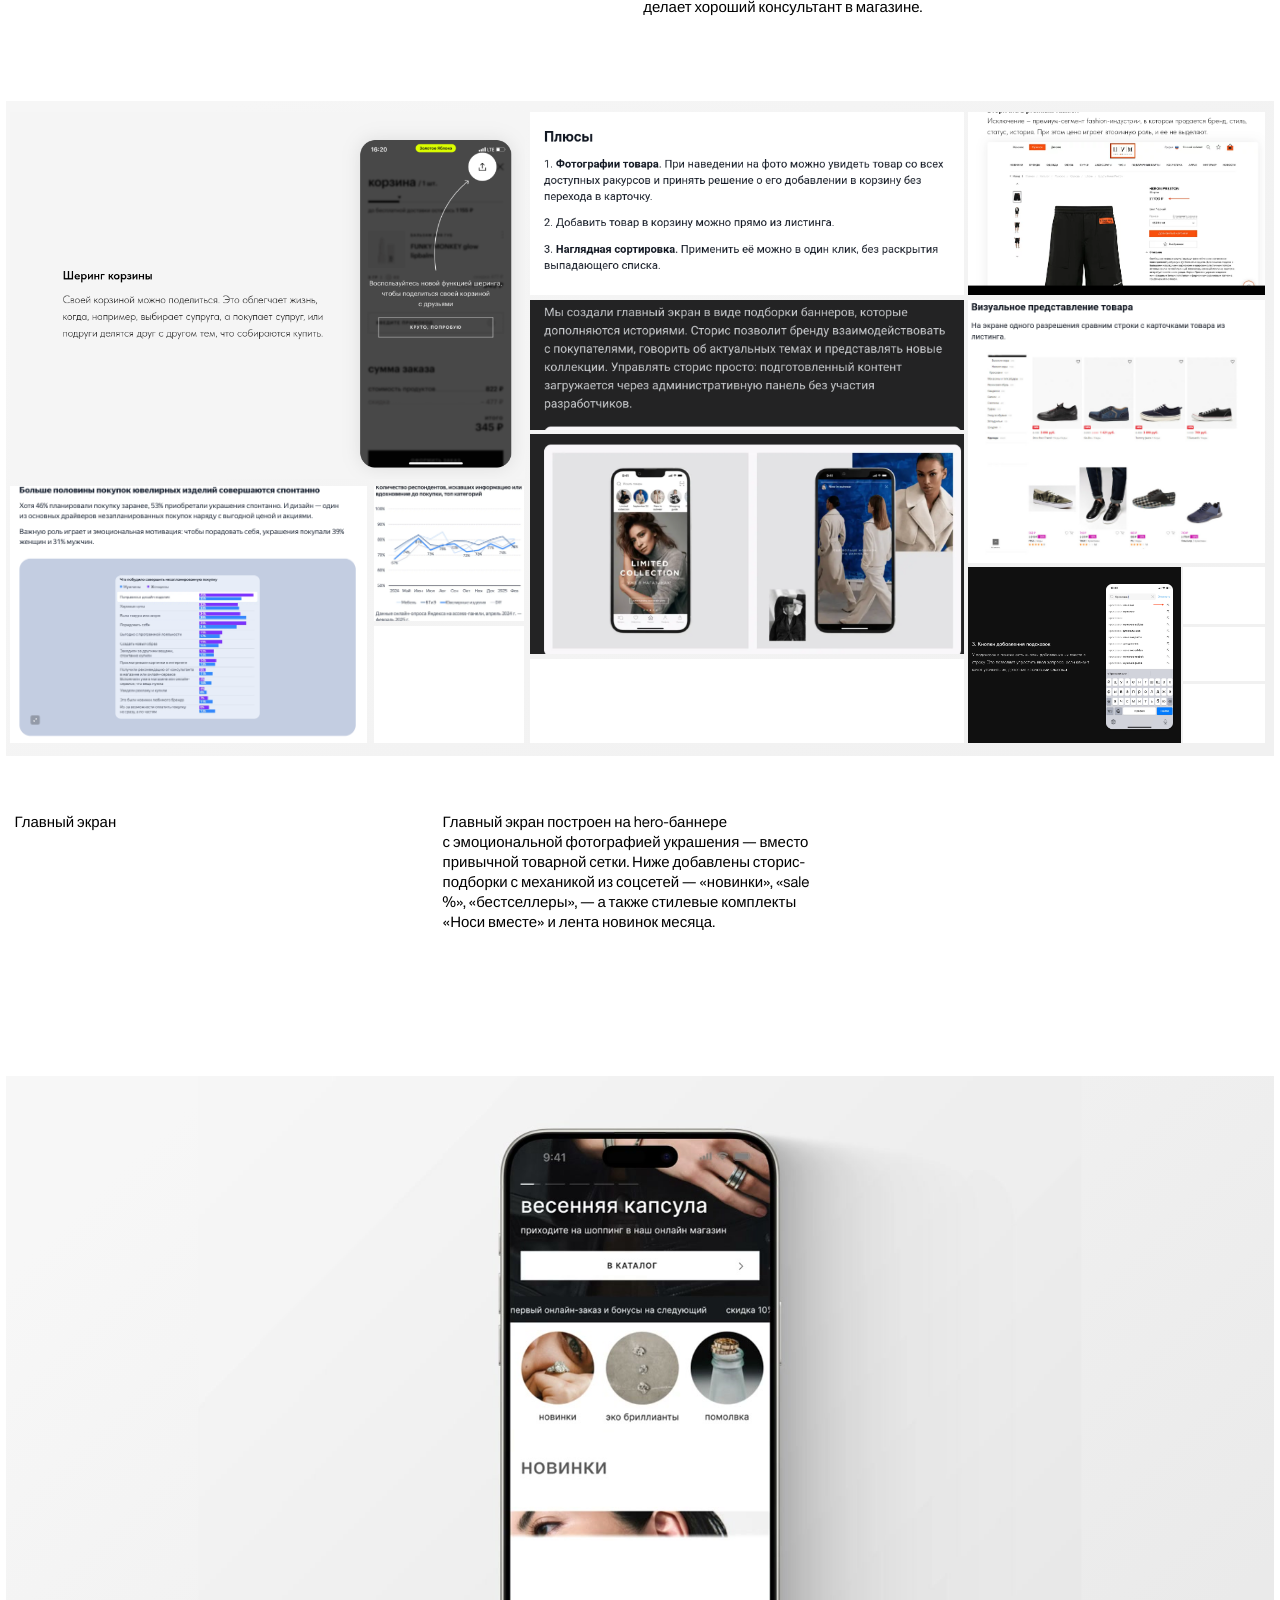
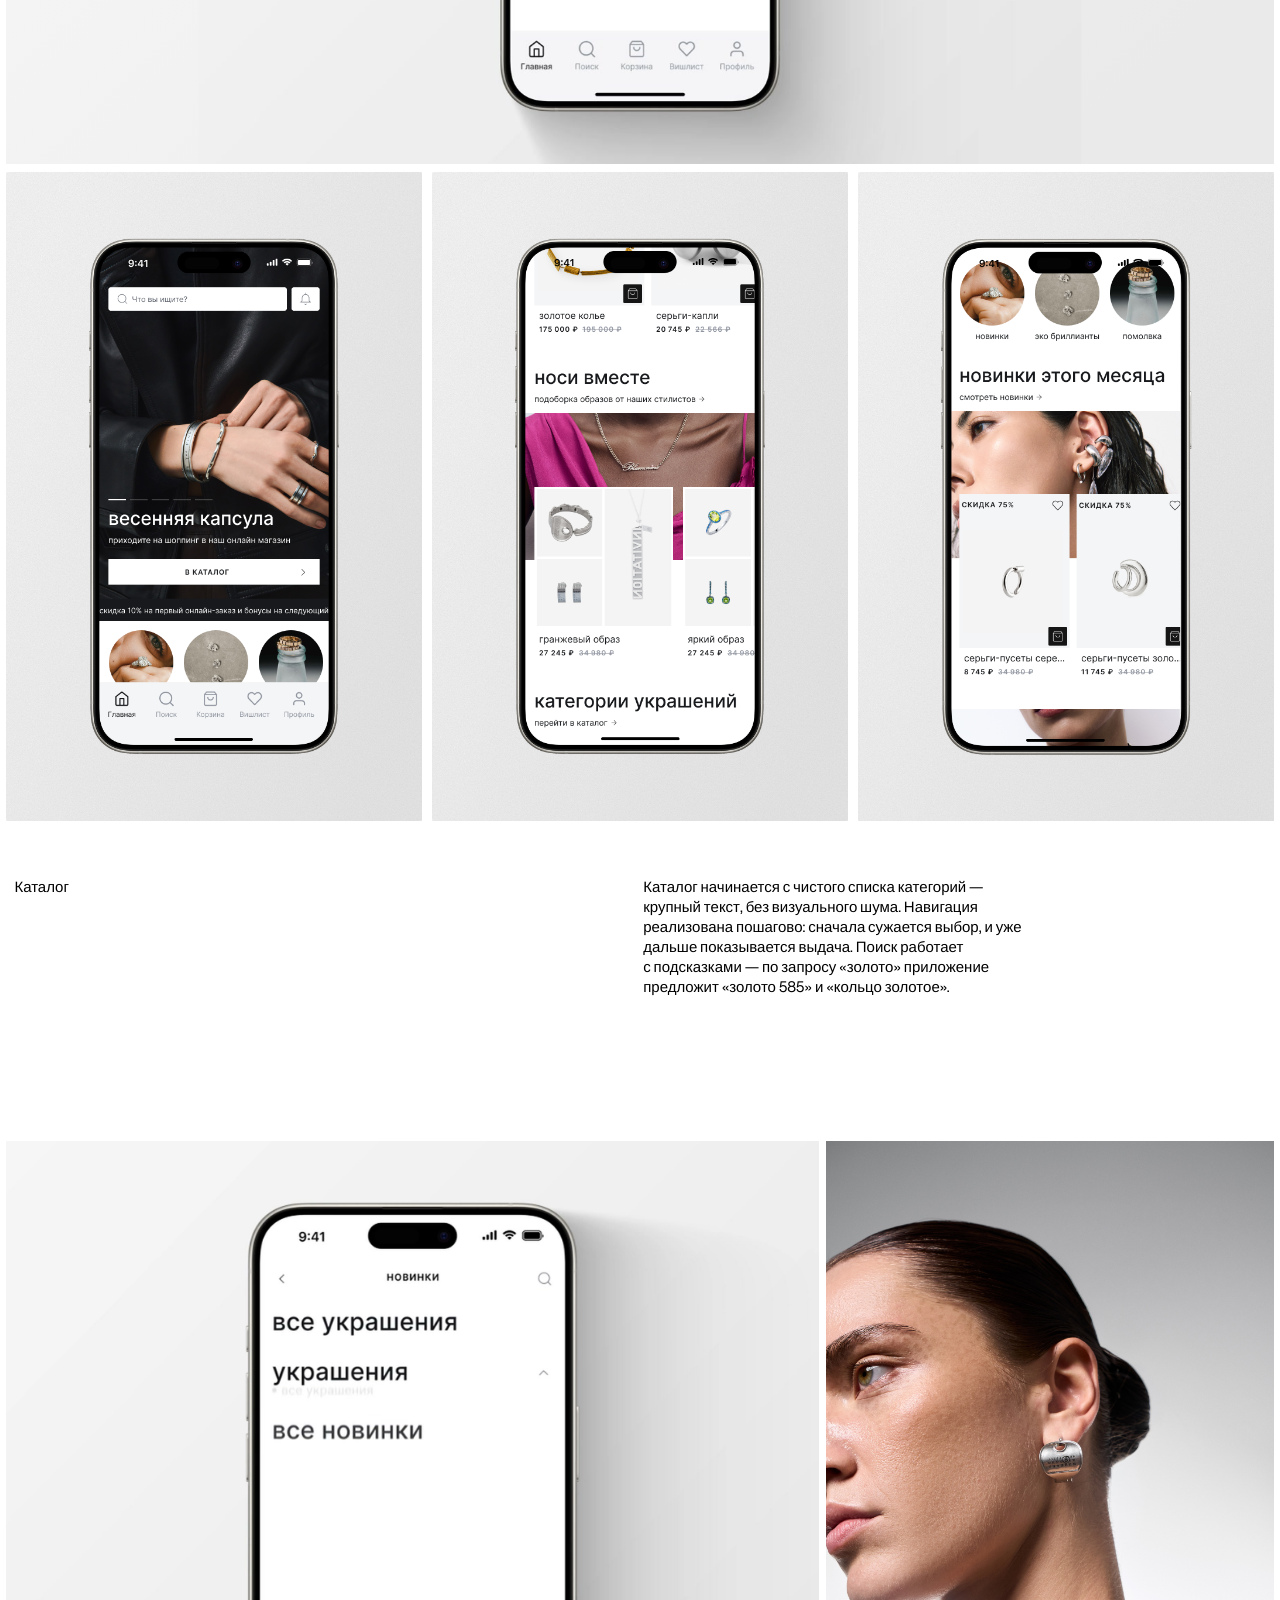
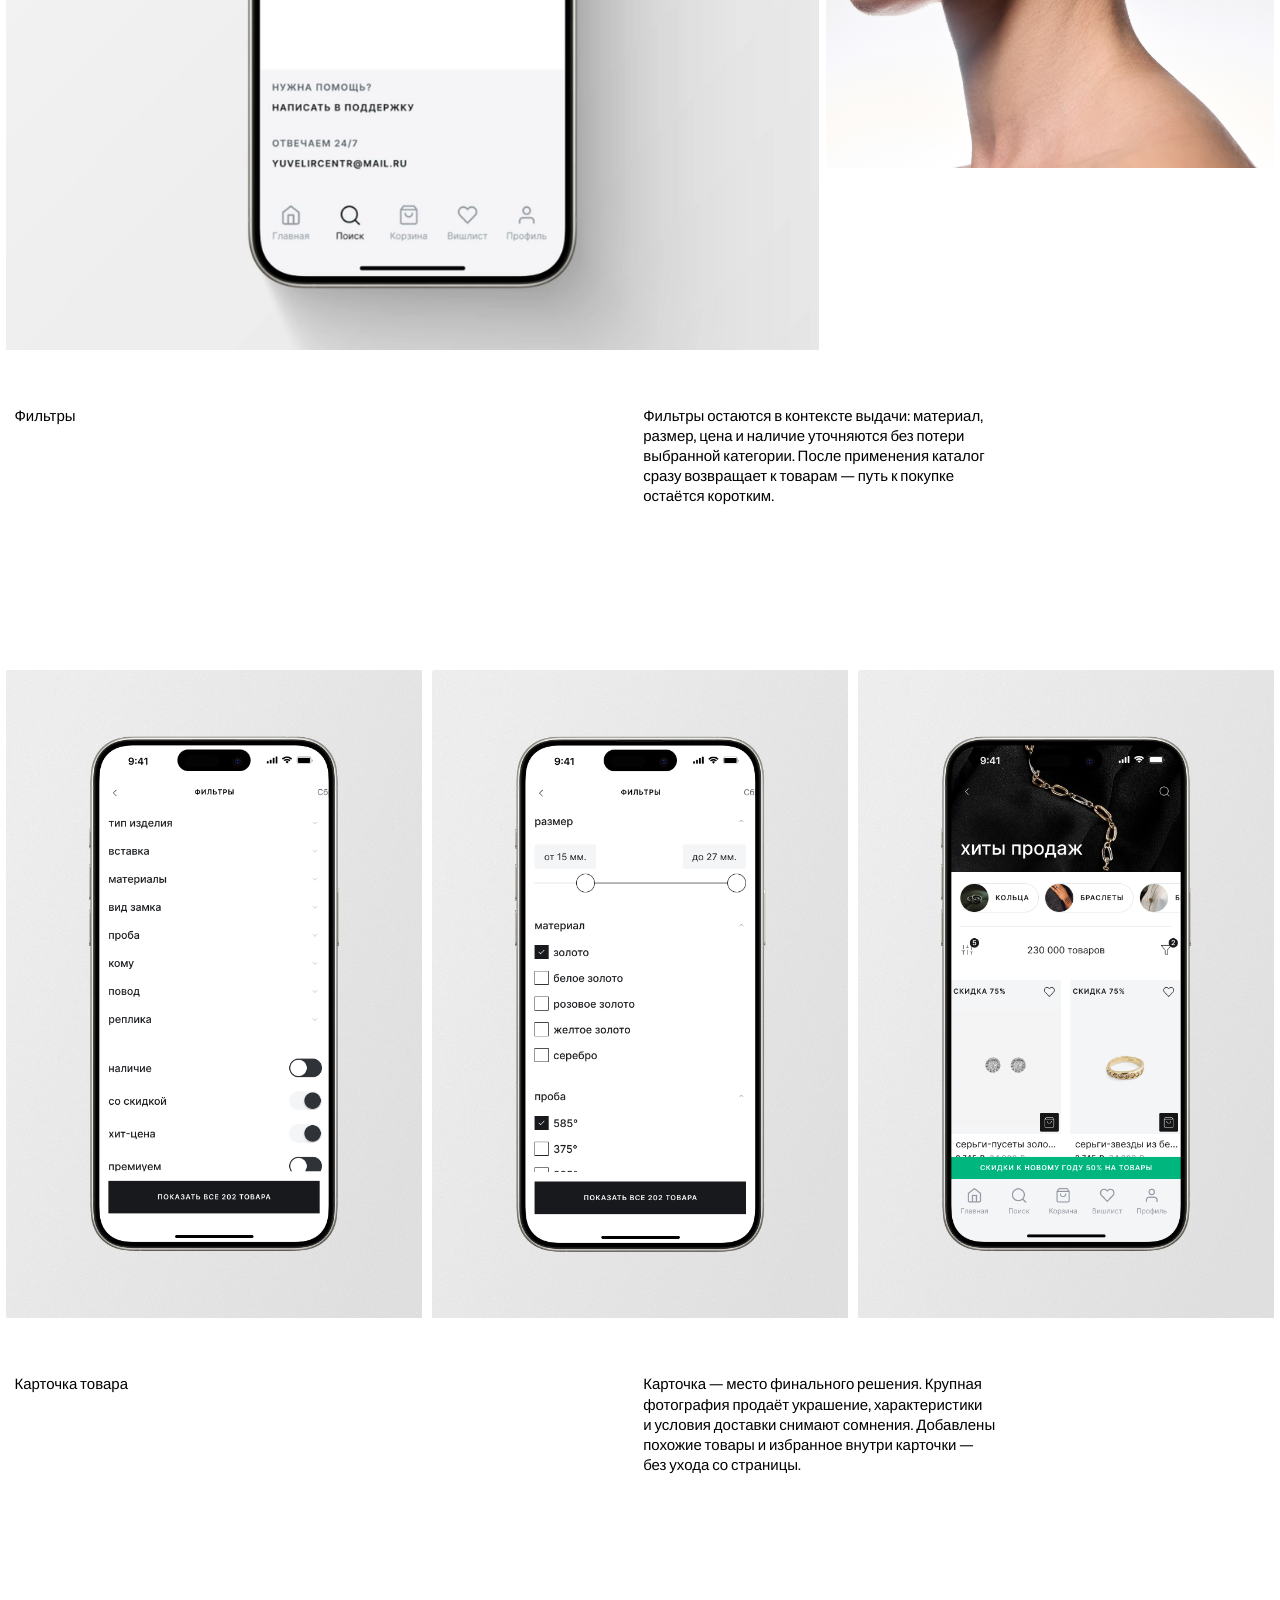
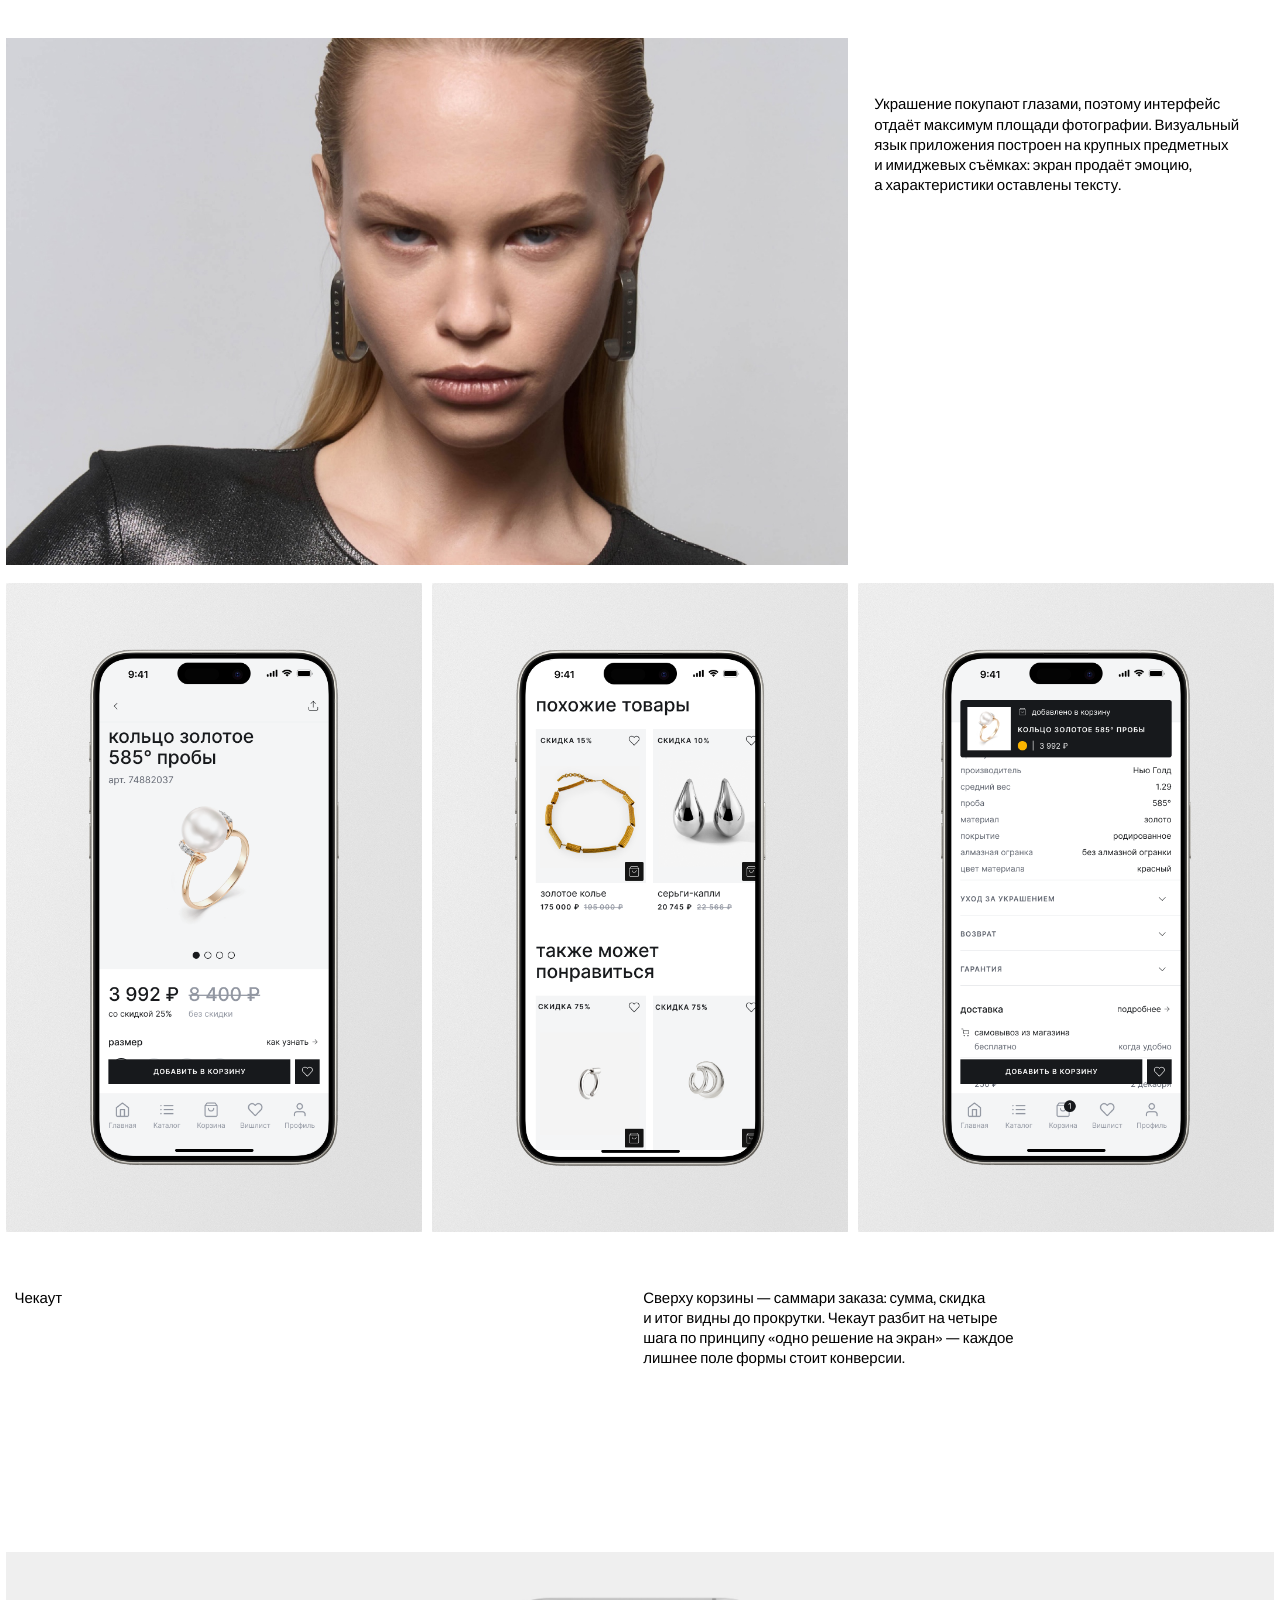
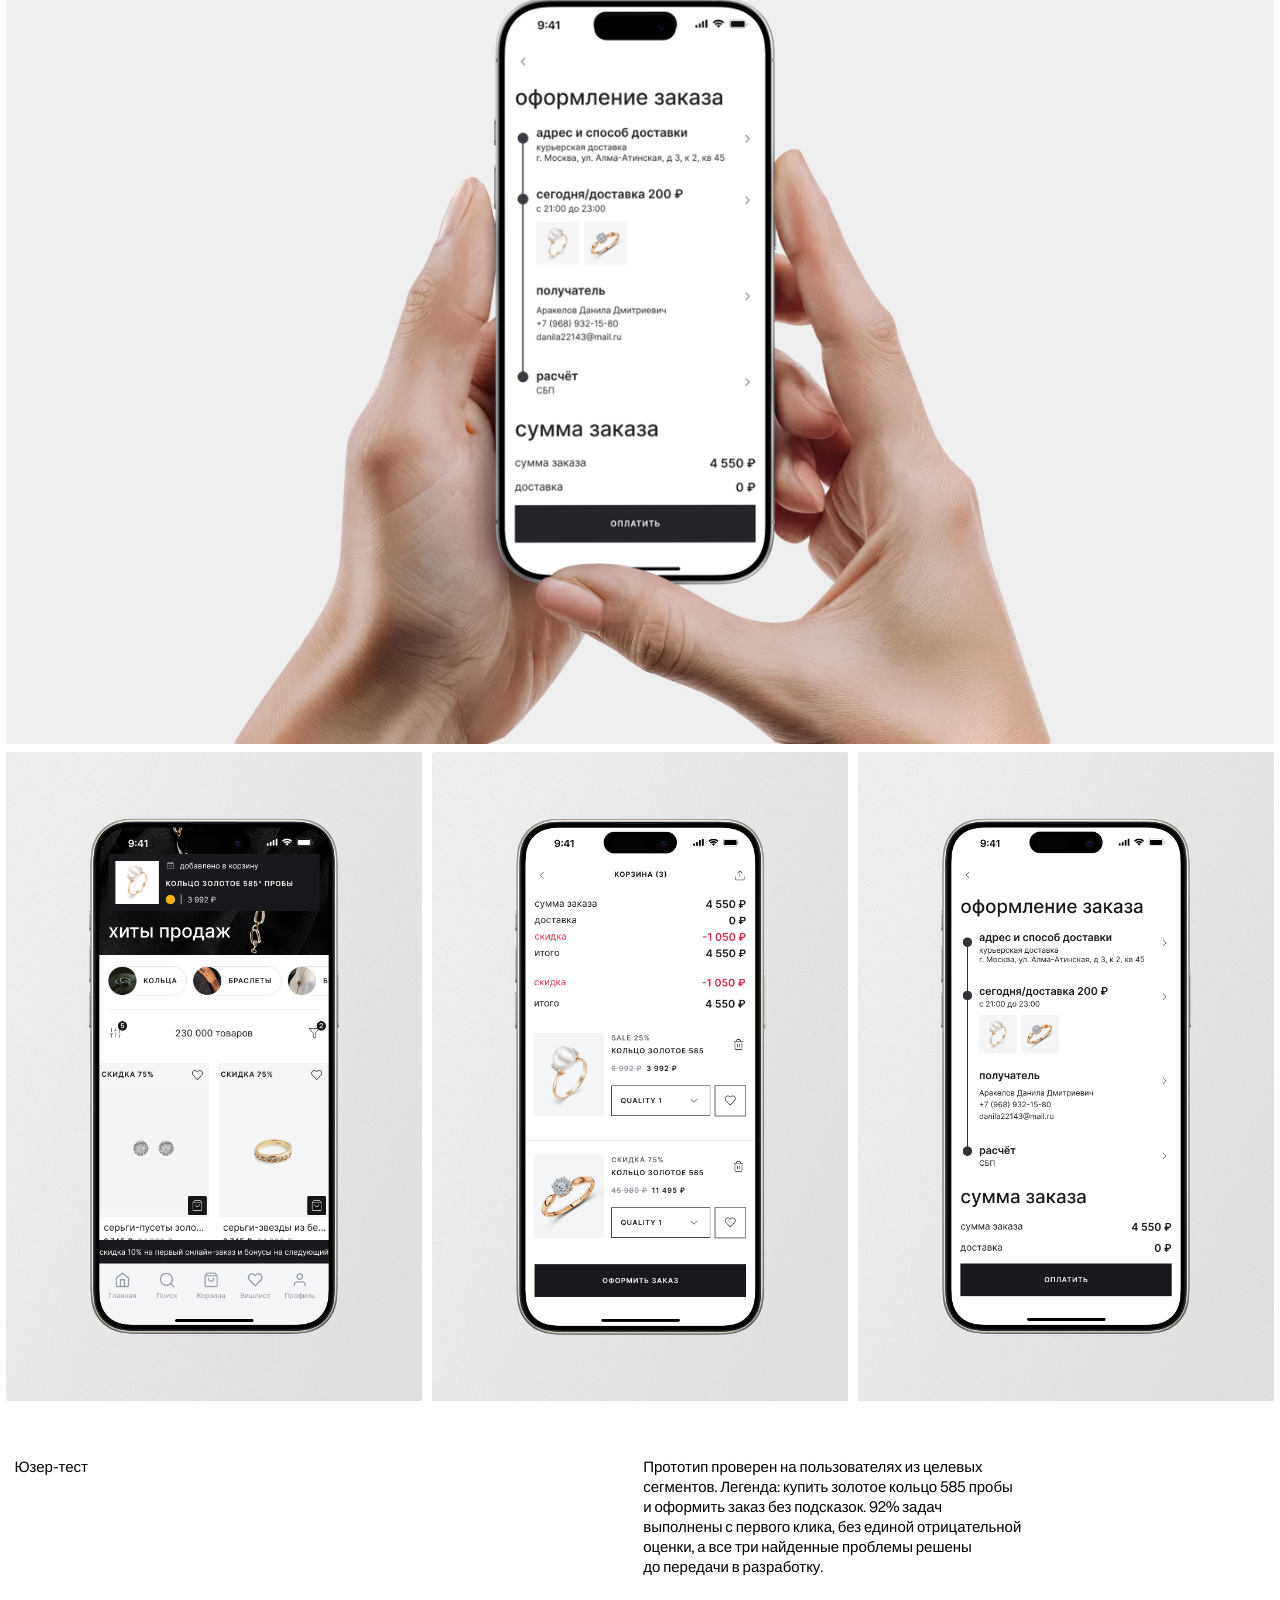
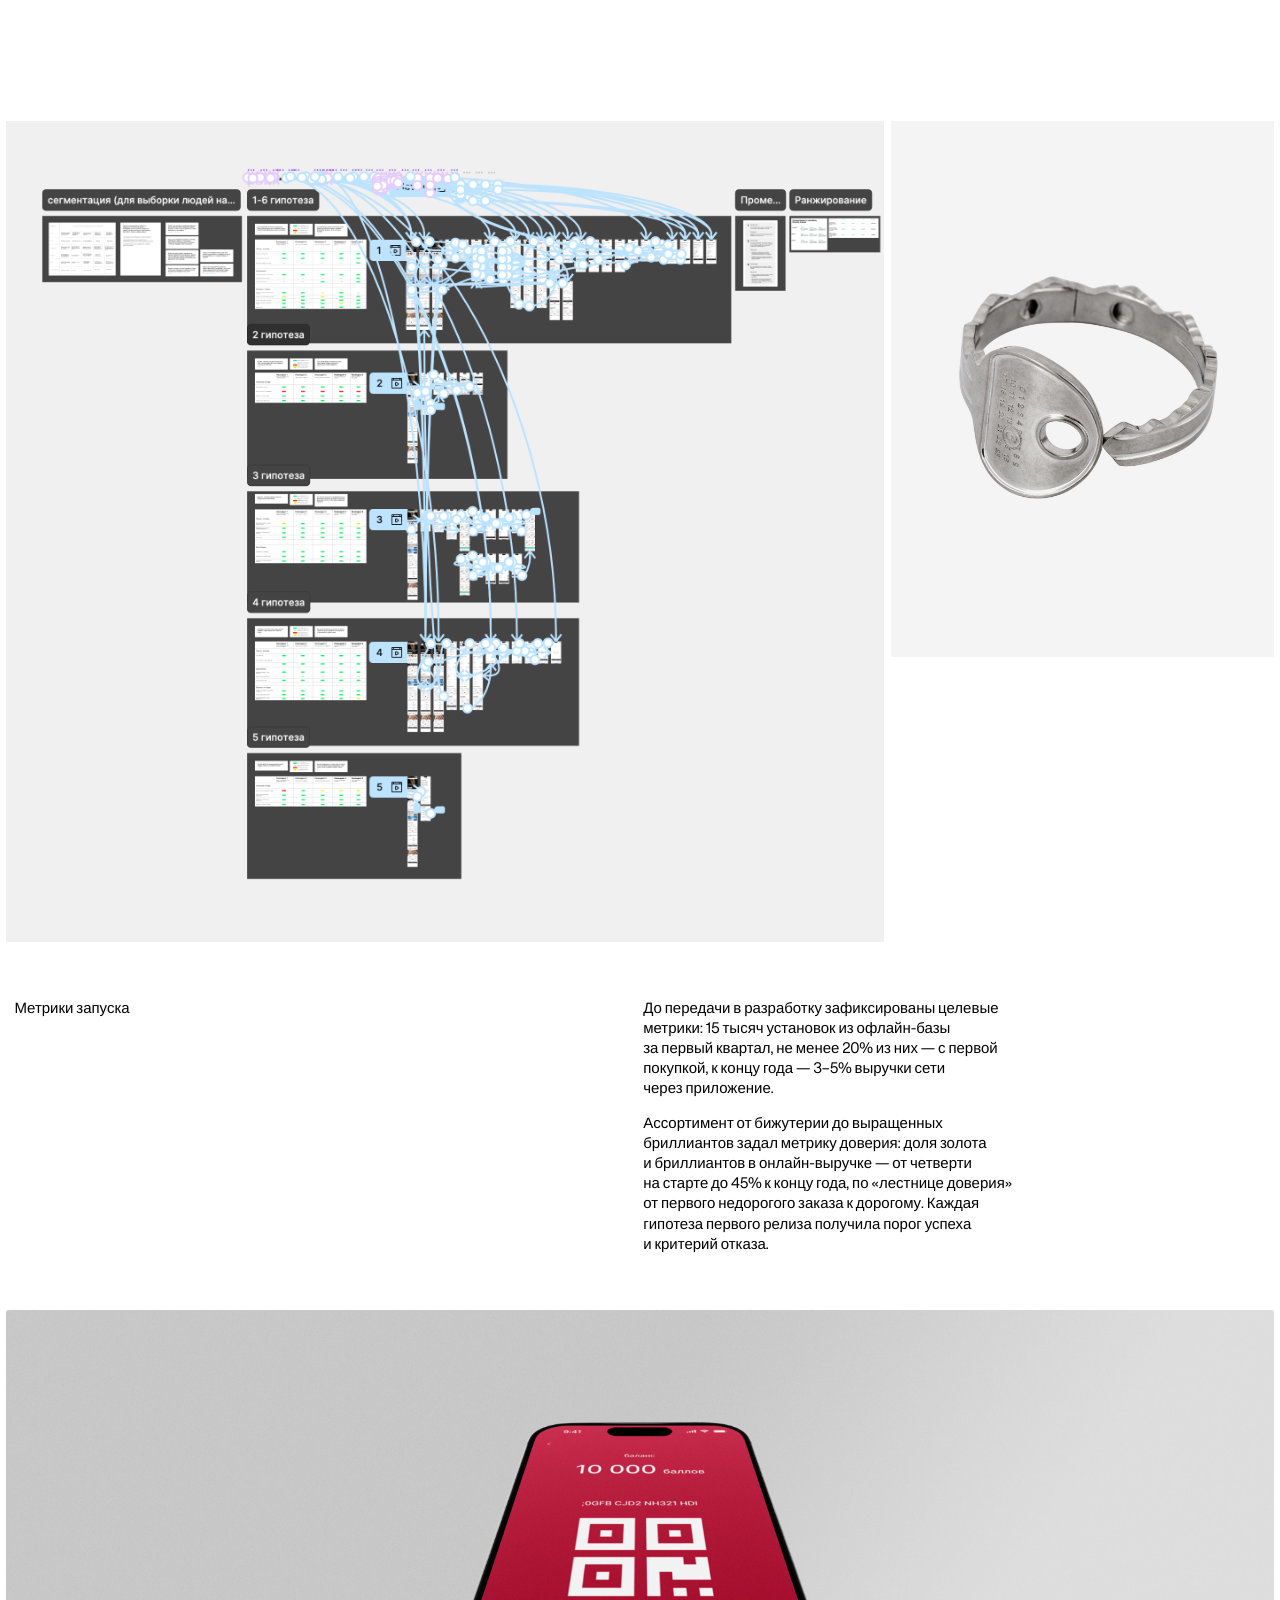
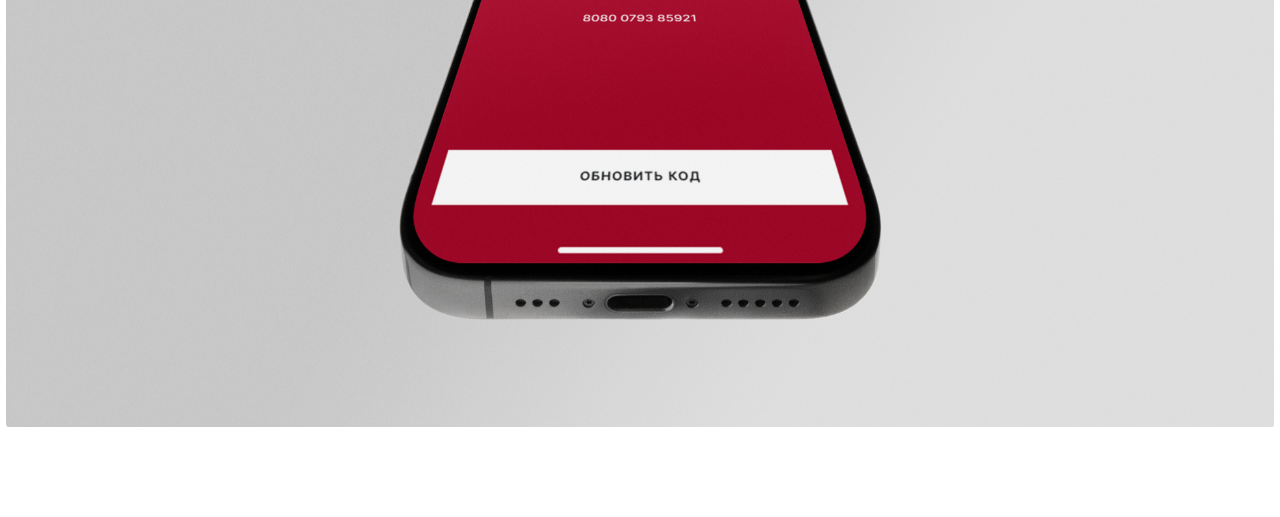
<file: cases/uvelircentr/index.html>
<!doctype html>
<html lang="ru">
  <head>
    <meta charset="UTF-8" />
    <meta name="viewport" content="width=device-width, initial-scale=1.0" />
    <script>
      if (window.self !== window.top) {
        document.documentElement.classList.add("case-embedded");
      }
    </script>
    <meta
      name="description"
      content="Кейс Ювелирцентр: мобильное приложение для ювелирной розничной сети."
    />
    <title>Ювелирцентр - Анастасия Кузнецова</title>
    <link
      rel="icon"
      href="data:image/svg+xml,%3Csvg xmlns='http://www.w3.org/2000/svg' viewBox='0 0 64 64'%3E%3Crect width='64' height='64' rx='14' fill='%23161513'/%3E%3Cpath d='M20 18h24v6H30v8h12v6H30v8h15v6H20z' fill='%23fffaf2'/%3E%3C/svg%3E"
    />
    <link rel="stylesheet" href="../../styles.css?v=square-content-grid" />
  </head>
  <body class="case-page">
    <header class="case-page__header" aria-label="Навигация по кейсу">
      <a class="case-page__back" href="../../">Назад</a>
      <span>Ювелирцентр</span>
      <span class="case-page__year">2026</span>
    </header>
    <main class="case-study">
      <figure class="case-study__hero">
        <video
          src="../../assets/cases/uvelircentr-cover.mp4?v=hq-source"
          poster="../../assets/cases/uvelircentr-poster.jpg?v=hq-source"
          aria-label="Анимация основных экранов мобильного приложения Ювелирцентр"
          preload="auto"
          autoplay
          muted
          loop
          playsinline
        ></video>
      </figure>

      <section class="case-study__intro" aria-label="О проекте">
        <dl class="case-study__facts">
          <div><dt>Создан:</dt><dd>2026, Ювелирцентр</dd></div>
          <div><dt>Тип:</dt><dd>Мобильное приложение</dd></div>
          <div><dt>Роль:</dt><dd>Продуктовый дизайн, UX/UI, Исследования</dd></div>
          <div>
            <dt>Платформы:</dt>
            <dd>
              <span class="case-study__inline-link">iOS</span>,
              <span class="case-study__inline-link">Android</span>
            </dd>
          </div>
        </dl>
        <div class="case-study__intro-copy">
          <p>
            Дизайн мобильного приложения «Ювелирцентр» — первого цифрового
            продукта ювелирной розничной сети из&nbsp;более чем 60 магазинов, где
            можно выбрать украшение для&nbsp;себя или в&nbsp;подарок, собрать комплект
            и&nbsp;оформить заказ в&nbsp;несколько шагов.
          </p>
          <p>
            Задача включала в&nbsp;себя создание приложения с&nbsp;нуля и&nbsp;проводилась
            поэтапно, начиная с&nbsp;исследований, сегментации аудитории и&nbsp;проверки
            гипотез и&nbsp;заканчивая построением пользовательских сценариев.
          </p>
        </div>
        <div class="case-study__intro-copy">
          <p>
            Была сделана разработка архитектуры, сценариев и&nbsp;продуктовый
            дизайн мобильного приложения для&nbsp;iOS и&nbsp;Android, включая UX/UI
            дизайн более 40 экранов, их состояний и&nbsp;анимации. А&nbsp;также
            юзабилити-тестирование и&nbsp;передача макетов в&nbsp;разработку.
          </p>
          <p>
            Прототип проверен на&nbsp;реальных пользователях: 92% задач выполнены
            с&nbsp;первого клика, и&nbsp;все респонденты без&nbsp;подсказок дошли до&nbsp;оформления заказа.
          </p>
        </div>
      </section>

      <section class="case-study__product-showcase" aria-label="Приложение в использовании">
        <figure class="case-study__media case-study__media--product">
          <img
            src="../../assets/cases/uvelircentr/03-hand-product.jpg"
            alt="Карточка украшения на экране смартфона в руке"
            loading="lazy"
            decoding="async"
          />
        </figure>
        <figure class="case-study__app-mark">
          <video
            src="../../assets/cases/uvelircentr/notification-icon-animation.mp4?v=motion"
            poster="../../assets/cases/uvelircentr/notification-icon-animation-poster.jpg?v=motion"
            aria-label="Анимация иконки приложения U-center"
            preload="metadata"
            autoplay
            muted
            loop
            playsinline
          ></video>
        </figure>
      </section>

      <section class="case-study__process-section case-study__process-section--benchmarks" aria-labelledby="benchmarks-title">
        <div class="case-study__process-copy">
          <h2 id="benchmarks-title">Бенчмарки</h2>
          <p>
            Перед проектированием разобраны шесть приложений — Oskelly, Poison
            Drop, Farfetch, Lichi, Золотое Яблоко и&nbsp;Lamoda: от&nbsp;главной и&nbsp;каталога
            до&nbsp;корзины и&nbsp;профиля. В&nbsp;продукт перенесены лучшие практики:
            hero-баннер вместо товарной сетки, сторис-подборки с&nbsp;механикой
            соцсетей, чат поддержки в&nbsp;контексте каталога и&nbsp;избранное внутри
            карточки — без&nbsp;ухода со&nbsp;страницы.
          </p>
        </div>
        <figure class="case-study__benchmark-visual" aria-label="Сравнение мобильных приложений Oskelly, Lamoda, Poison Drop и Farfetch">
          <div class="case-study__benchmark-row">
            <div class="case-study__benchmark-phone case-study__benchmark-phone--oskelly">
              <img src="../../assets/cases/uvelircentr/benchmark-phone-oskelly.png" alt="Главный экран Oskelly в корпусе смартфона" loading="lazy" decoding="async" />
            </div>
            <div class="case-study__benchmark-phone case-study__benchmark-phone--lamoda">
              <img src="../../assets/cases/uvelircentr/benchmark-phone-lamoda.png" alt="Каталог Lamoda в корпусе смартфона" loading="lazy" decoding="async" />
            </div>
            <div class="case-study__benchmark-phone case-study__benchmark-phone--poison-drop">
              <img src="../../assets/cases/uvelircentr/benchmark-phone-poison-drop.png" alt="Главный экран Poison Drop в корпусе смартфона" loading="lazy" decoding="async" />
            </div>
            <div class="case-study__benchmark-phone case-study__benchmark-phone--farfetch">
              <img src="../../assets/cases/uvelircentr/benchmark-phone-farfetch.png" alt="Избранное Farfetch в корпусе смартфона" loading="lazy" decoding="async" />
            </div>
          </div>
        </figure>
      </section>

      <section class="case-study__process-section case-study__process-section--discovery" aria-labelledby="discovery-title">
        <div class="case-study__process-copy">
          <h2 id="discovery-title">Дискавери</h2>
          <p>
            Продукт начался с&nbsp;офлайна: CRM по&nbsp;всем магазинам и&nbsp;наблюдения
            администраторов показали, что украшение выбирают по&nbsp;ситуации, а&nbsp;не
            по&nbsp;характеристикам, — покупательница ищет «своё», а&nbsp;не серьги;
            каждая вторая покупка украшений спонтанная. На&nbsp;этом стоит вся логика
            приложения: интерфейс начинает с&nbsp;повода и&nbsp;образа, а&nbsp;пробы, размеры
            и&nbsp;цены оставляет к&nbsp;самой покупке — как это делает хороший
            консультант в&nbsp;магазине.
          </p>
        </div>
        <figure class="case-study__discovery-visual" aria-label="Материалы продуктового исследования и анализа пользовательских сценариев">
          <div class="case-study__discovery-tile case-study__discovery-tile--wide" style="--tile-x: 0.3074%; --tile-y: 1.7839%; --tile-w: 40.625%; --tile-h: 55.996%; --tile-ratio: 793 / 565;">
            <img src="../../assets/cases/uvelircentr/discovery-cart-sharing.png" alt="" loading="lazy" decoding="async" />
          </div>
          <div class="case-study__discovery-tile case-study__discovery-tile--wide" style="--tile-x: 41.3422%; --tile-y: 1.7839%; --tile-w: 34.2213%; --tile-h: 27.9485%; --tile-ratio: 668 / 282;">
            <img src="../../assets/cases/uvelircentr/discovery-listing-benefits.png" alt="" loading="lazy" decoding="async" />
          </div>
          <div class="case-study__discovery-tile case-study__discovery-tile--wide case-study__discovery-tile--crop-top" style="--tile-x: 41.3422%; --tile-y: 30.4262%; --tile-w: 34.2213%; --tile-h: 19.8216%; --tile-ratio: 668 / 200;">
            <img src="../../assets/cases/uvelircentr/discovery-main-screen-rationale.png" alt="" loading="lazy" decoding="async" />
          </div>
          <div class="case-study__discovery-tile case-study__discovery-tile--wide" style="--tile-x: 0.3074%; --tile-y: 58.7711%; --tile-w: 28.1762%; --tile-h: 39.3469%; --tile-ratio: 550 / 397;">
            <img src="../../assets/cases/uvelircentr/discovery-spontaneous-purchases.png" alt="" loading="lazy" decoding="async" />
          </div>
          <div class="case-study__discovery-tile" style="--tile-x: 28.996%; --tile-y: 58.7711%; --tile-w: 11.834%; --tile-h: 20.6145%; --tile-ratio: 231 / 208;">
            <img src="../../assets/cases/uvelircentr/discovery-research-chart.png" alt="" loading="lazy" decoding="async" />
          </div>
          <div class="case-study__discovery-tile" style="--tile-x: 75.9221%; --tile-y: 1.7839%; --tile-w: 23.3607%; --tile-h: 27.9485%; --tile-ratio: 456 / 282;">
            <img src="../../assets/cases/uvelircentr/discovery-product-card.png" alt="" loading="lazy" decoding="async" />
          </div>
          <div class="case-study__discovery-tile case-study__discovery-tile--wide case-study__discovery-tile--crop-bottom" style="--tile-x: 41.3422%; --tile-y: 50.9415%; --tile-w: 34.2213%; --tile-h: 33.5976%; --tile-ratio: 668 / 339;">
            <img src="../../assets/cases/uvelircentr/discovery-main-screen-rationale.png" alt="" loading="lazy" decoding="async" />
          </div>
          <div class="case-study__discovery-tile case-study__discovery-tile--listing-top" style="--tile-x: 75.9221%; --tile-y: 30.4262%; --tile-w: 23.3607%; --tile-h: 6.6301%; --tile-ratio: 456 / 66.898;">
            <img src="../../assets/cases/uvelircentr/discovery-product-listing.png" alt="" loading="lazy" decoding="async" />
          </div>
          <div class="case-study__discovery-tile case-study__discovery-tile--listing-middle" style="--tile-x: 75.9221%; --tile-y: 37.0563%; --tile-w: 23.3607%; --tile-h: 17.1843%; --tile-ratio: 456 / 173.389;">
            <img src="../../assets/cases/uvelircentr/discovery-product-listing.png" alt="" loading="lazy" decoding="async" />
          </div>
          <div class="case-study__discovery-tile case-study__discovery-tile--listing-bottom" style="--tile-x: 75.9221%; --tile-y: 53.4286%; --tile-w: 23.3607%; --tile-h: 17.1843%; --tile-ratio: 456 / 173.389;">
            <img src="../../assets/cases/uvelircentr/discovery-product-listing.png" alt="" loading="lazy" decoding="async" />
          </div>
          <div class="case-study__discovery-tile" style="--tile-x: 28.996%; --tile-y: 80.1784%; --tile-w: 11.834%; --tile-h: 17.9386%; --tile-ratio: 231 / 181;">
            <img src="../../assets/cases/uvelircentr/discovery-mobile-audit.png" alt="" loading="lazy" decoding="async" />
          </div>
          <div class="case-study__discovery-tile" style="--tile-x: 75.9221%; --tile-y: 71.1596%; --tile-w: 16.752%; --tile-h: 26.9574%; --tile-ratio: 327 / 272;">
            <img src="../../assets/cases/uvelircentr/discovery-search-scenario.png" alt="" loading="lazy" decoding="async" />
          </div>
          <div class="case-study__discovery-tile" style="--tile-x: 92.8791%; --tile-y: 71.1596%; --tile-w: 6.4037%; --tile-h: 8.7215%; --tile-ratio: 125 / 88;">
            <img src="../../assets/cases/uvelircentr/discovery-search-wireframes.png" alt="" loading="lazy" decoding="async" />
          </div>
          <div class="case-study__discovery-tile" style="--tile-x: 92.8791%; --tile-y: 80.3766%; --tile-w: 6.4037%; --tile-h: 8.226%; --tile-ratio: 125 / 83;">
            <img src="../../assets/cases/uvelircentr/discovery-search-keyboard.png" alt="" loading="lazy" decoding="async" />
          </div>
          <div class="case-study__discovery-tile" style="--tile-x: 92.8791%; --tile-y: 88.999%; --tile-w: 6.4037%; --tile-h: 9.118%; --tile-ratio: 125 / 92;">
            <img src="../../assets/cases/uvelircentr/discovery-search-testing.png" alt="" loading="lazy" decoding="async" />
          </div>
          <div class="case-study__discovery-tile case-study__discovery-tile--wide" style="--tile-x: 41.3422%; --tile-y: 85.2329%; --tile-w: 34.2213%; --tile-h: 12.884%; --tile-ratio: 668 / 130;">
            <img src="../../assets/cases/uvelircentr/discovery-photo-search-summary.png" alt="" loading="lazy" decoding="async" />
          </div>
        </figure>
      </section>

      <section class="case-study__story" aria-labelledby="main-screen-title">
        <h2 id="main-screen-title">Главный экран</h2>
        <p>
          Главный экран построен на&nbsp;hero-баннере с&nbsp;эмоциональной фотографией
          украшения — вместо привычной товарной сетки. Ниже добавлены
          сторис-подборки с&nbsp;механикой из&nbsp;соцсетей — «новинки», «sale %»,
          «бестселлеры», — а&nbsp;также стилевые комплекты «Носи вместе» и&nbsp;лента
          новинок месяца.
        </p>
      </section>

      <figure class="case-study__main-motion">
        <video
          src="../../assets/cases/uvelircentr/07-main-screen.mp4?v=main-motion"
          poster="../../assets/cases/uvelircentr/07-main-screen-poster.jpg?v=main-motion"
          aria-label="Анимация главного экрана приложения Ювелирцентр"
          preload="metadata"
          autoplay
          muted
          loop
          playsinline
        ></video>
      </figure>

      <section class="case-study__screen-grid case-study__screen-grid--compact" aria-label="Экраны главного раздела">
        <figure class="case-study__screen-card">
          <img src="../../assets/cases/uvelircentr/04-catalog-home.png?v=hq-originals" alt="Главный экран каталога" loading="lazy" decoding="async" />
        </figure>
        <figure class="case-study__screen-card">
          <img src="../../assets/cases/uvelircentr/05-catalog-selection.png?v=hq-originals" alt="Подборка украшений" loading="lazy" decoding="async" />
        </figure>
        <figure class="case-study__screen-card">
          <img src="../../assets/cases/uvelircentr/06-catalog-feed.png?v=hq-originals" alt="Лента новинок" loading="lazy" decoding="async" />
        </figure>
      </section>

      <section class="case-study__caption" aria-labelledby="catalog-one-title">
        <h2 id="catalog-one-title">Каталог</h2>
        <p>
          Каталог начинается с&nbsp;чистого списка категорий — крупный текст, без&nbsp;визуального шума. Навигация реализована пошагово: сначала сужается
          выбор, и&nbsp;уже дальше показывается выдача. Поиск работает с&nbsp;подсказками — по&nbsp;запросу «золото» приложение предложит «золото 585»
          и&nbsp;«кольцо золотое».
        </p>
      </section>

      <section class="case-study__split case-study__split--catalog" aria-label="Навигация по каталогу">
        <figure class="case-study__media case-study__media--navigation">
          <video
            src="../../assets/cases/uvelircentr/09-catalog-navigation.mp4?v=hq-render"
            poster="../../assets/cases/uvelircentr/09-catalog-navigation-poster.jpg?v=hq-render"
            aria-label="Анимация навигации по категориям каталога"
            preload="metadata"
            autoplay
            muted
            loop
            playsinline
          ></video>
        </figure>
        <figure class="case-study__media case-study__media--portrait">
          <img src="../../assets/cases/uvelircentr/08-model-profile.jpg" alt="Модель в украшениях" loading="lazy" decoding="async" />
        </figure>
      </section>

      <section class="case-study__caption" aria-labelledby="catalog-two-title">
        <h2 id="catalog-two-title">Фильтры</h2>
        <p>
          Фильтры остаются в&nbsp;контексте выдачи: материал, размер, цена и&nbsp;наличие уточняются без&nbsp;потери выбранной категории. После применения
          каталог сразу возвращает к&nbsp;товарам — путь к&nbsp;покупке остаётся
          коротким.
        </p>
      </section>

      <section class="case-study__screen-grid" aria-label="Фильтры и каталог">
        <figure class="case-study__screen-card">
          <img src="../../assets/cases/uvelircentr/10-filter-categories.png?v=hq-originals" alt="Фильтр по категориям" loading="lazy" decoding="async" />
        </figure>
        <figure class="case-study__screen-card">
          <img src="../../assets/cases/uvelircentr/11-filter-material.png?v=hq-originals" alt="Фильтр по размеру и материалу" loading="lazy" decoding="async" />
        </figure>
        <figure class="case-study__screen-card">
          <img src="../../assets/cases/uvelircentr/12-product-feed.png?v=hq-originals" alt="Каталог популярных украшений" loading="lazy" decoding="async" />
        </figure>
      </section>

      <section class="case-study__caption" aria-labelledby="product-card-title">
        <h2 id="product-card-title">Карточка товара</h2>
        <p>
          Карточка — место финального решения. Крупная фотография продаёт
          украшение, характеристики и&nbsp;условия доставки снимают сомнения.
          Добавлены похожие товары и&nbsp;избранное внутри карточки — без&nbsp;ухода со&nbsp;страницы.
        </p>
      </section>

      <section class="case-study__editorial" aria-label="Визуальный образ продукта">
        <figure class="case-study__media case-study__media--editorial">
          <img src="../../assets/cases/uvelircentr/17-model-landscape.jpg" alt="Модель с серьгами" loading="lazy" decoding="async" />
        </figure>
        <p>
          Украшение покупают глазами, поэтому интерфейс отдаёт максимум
          площади фотографии. Визуальный язык приложения построен на&nbsp;крупных
          предметных и&nbsp;имиджевых съёмках: экран продаёт эмоцию, а&nbsp;характеристики оставлены тексту.
        </p>
      </section>

      <section class="case-study__screen-grid" aria-label="Экраны карточки товара">
        <figure class="case-study__screen-card">
          <img src="../../assets/cases/uvelircentr/14-product-card.png?v=hq-originals" alt="Карточка кольца" loading="lazy" decoding="async" />
        </figure>
        <figure class="case-study__screen-card">
          <img src="../../assets/cases/uvelircentr/15-product-related.png?v=hq-originals" alt="Похожие товары" loading="lazy" decoding="async" />
        </figure>
        <figure class="case-study__screen-card">
          <img src="../../assets/cases/uvelircentr/16-product-details.png?v=hq-originals" alt="Характеристики и доставка товара" loading="lazy" decoding="async" />
        </figure>
      </section>

      <section class="case-study__caption" aria-labelledby="checkout-title">
        <h2 id="checkout-title">Чекаут</h2>
        <p>
          Сверху корзины — саммари заказа: сумма, скидка и&nbsp;итог видны до&nbsp;прокрутки. Чекаут разбит на&nbsp;четыре шага по&nbsp;принципу «одно решение
          на&nbsp;экран» — каждое лишнее поле формы стоит конверсии.
        </p>
      </section>

      <figure class="case-study__media case-study__media--checkout">
        <img src="../../assets/cases/uvelircentr/18-checkout-hands.jpg" alt="Оформление заказа на смартфоне в руках" loading="lazy" decoding="async" />
      </figure>

      <section class="case-study__screen-grid" aria-label="Экраны оформления заказа">
        <figure class="case-study__screen-card">
          <img src="../../assets/cases/uvelircentr/19-cart-added.png?v=hq-originals" alt="Товар добавлен в корзину" loading="lazy" decoding="async" />
        </figure>
        <figure class="case-study__screen-card">
          <img src="../../assets/cases/uvelircentr/20-cart.png?v=hq-originals" alt="Корзина" loading="lazy" decoding="async" />
        </figure>
        <figure class="case-study__screen-card">
          <img src="../../assets/cases/uvelircentr/21-checkout-order.png?v=hq-originals" alt="Оформление заказа" loading="lazy" decoding="async" />
        </figure>
      </section>

      <section class="case-study__caption" aria-labelledby="user-test-title">
        <h2 id="user-test-title">Юзер-тест</h2>
        <p>
          Прототип проверен на&nbsp;пользователях из&nbsp;целевых сегментов. Легенда:
          купить золотое кольцо 585 пробы и&nbsp;оформить заказ без&nbsp;подсказок.
          92% задач выполнены с&nbsp;первого клика, без&nbsp;единой отрицательной
          оценки, а&nbsp;все три найденные проблемы решены до&nbsp;передачи в&nbsp;разработку.
        </p>
      </section>

      <section class="case-study__split case-study__split--research" aria-label="Материалы пользовательского тестирования">
        <figure class="case-study__media case-study__media--research">
          <img src="../../assets/cases/uvelircentr/13-user-test-map.png" alt="Карта гипотез и пользовательских сценариев" loading="lazy" decoding="async" />
        </figure>
        <figure class="case-study__media case-study__media--ring">
          <img src="../../assets/cases/uvelircentr/22-ring-detail.jpg" alt="Деталь серебряного кольца" loading="lazy" decoding="async" />
        </figure>
      </section>

      <section class="case-study__caption" aria-labelledby="launch-metrics-title">
        <h2 id="launch-metrics-title">Метрики запуска</h2>
        <div class="case-study__caption-copy">
          <p>
            До&nbsp;передачи в&nbsp;разработку зафиксированы целевые метрики: 15 тысяч
            установок из&nbsp;офлайн-базы за&nbsp;первый квартал, не&nbsp;менее 20% из&nbsp;них —
            с&nbsp;первой покупкой, к&nbsp;концу года — 3–5% выручки сети через
            приложение.
          </p>
          <p>
            Ассортимент от&nbsp;бижутерии до&nbsp;выращенных бриллиантов задал метрику
            доверия: доля золота и&nbsp;бриллиантов в&nbsp;онлайн-выручке — от&nbsp;четверти
            на&nbsp;старте до&nbsp;45% к&nbsp;концу года, по&nbsp;«лестнице доверия»
            от&nbsp;первого недорогого заказа к&nbsp;дорогому. Каждая гипотеза первого
            релиза получила порог успеха и&nbsp;критерий отказа.
          </p>
        </div>
      </section>

      <figure class="case-study__media case-study__media--final-photo">
        <img src="../../assets/cases/uvelircentr/23-final-photo.png" alt="Экран бонусной карты на смартфоне" loading="lazy" decoding="async" />
      </figure>

    </main>
  </body>
</html>
</file>
<file: styles.css>
@font-face {
  font-family: "Helvetica Now Display";
  src:
    url("./fonts/helvetica-now/HelveticaNowDisplay-Regular.woff2") format("woff2"),
    url("./fonts/helvetica-now/HelveticaNowDisplay-Regular.woff") format("woff");
  font-weight: 400;
  font-style: normal;
  font-display: swap;
}

@font-face {
  font-family: "Helvetica Now Display";
  src:
    url("./fonts/helvetica-now/HelveticaNowDisplay-Medium.woff2") format("woff2"),
    url("./fonts/helvetica-now/HelveticaNowDisplay-Medium.woff") format("woff");
  font-weight: 500;
  font-style: normal;
  font-display: swap;
}

:root {
  color-scheme: light;
  --page: #fff;
  --paper: #ffffff;
  --ink: #000;
  --muted: #777;
  --quiet: #777;
  --line: #efefef;
  --line-strong: #ddd;
  --soft: #f3f3f3;
  --smoke: rgba(22, 21, 19, 0.08);
  --shadow: 0 24px 80px rgba(28, 25, 20, 0.1);
  --grid-left: clamp(292px, 31vw, 420px);
  --radius: 4px;
  --ease: cubic-bezier(0.25, 0.46, 0.45, 0.94);
  --spring: cubic-bezier(0.34, 1.56, 0.64, 1);
  --font-sans: "Helvetica Now Display", "Helvetica Neue", Helvetica, Arial, sans-serif;
  --font-intro: "Helvetica Now Display", "Helvetica Neue", Helvetica, Arial, sans-serif;
  font-family: var(--font-sans);
}

* {
  box-sizing: border-box;
}

html {
  min-height: 100%;
  width: 100%;
  overflow-x: hidden;
  scroll-behavior: smooth;
}

body {
  width: 100%;
  min-height: 100%;
  margin: 0;
  background: var(--page);
  color: var(--ink);
  font-family: inherit;
  font-size: 12px;
  font-weight: 400;
  line-height: 14px;
  letter-spacing: 0;
  text-rendering: geometricPrecision;
  -webkit-font-smoothing: antialiased;
  -moz-osx-font-smoothing: grayscale;
  overflow-x: hidden;
}

button,
a {
  font: inherit;
  letter-spacing: 0;
}

button {
  padding: 0;
  border: 0;
  background: none;
  color: inherit;
  cursor: pointer;
}

button:focus-visible,
a:focus-visible {
  outline: 2px solid rgba(22, 21, 19, 0.72);
  outline-offset: 3px;
}

a {
  color: inherit;
  text-decoration: none;
}

p,
h1,
h2,
h3 {
  margin: 0;
}

.case-page {
  --case-gap: clamp(4px, 0.5vw, 10px);
  --case-card-gap: clamp(6px, 0.75vw, 15px);
  --case-tight-gap: clamp(8px, 0.52vw, 10px);
  --case-feature-gap: clamp(18px, 1.42vw, 28px);
  --case-copy-width: clamp(360px, 29.65vw, 585px);
  --case-text-space: clamp(56px, 4.36vw, 86px);
  --case-text-min-height: clamp(320px, 21vw, 414px);
  min-height: 100vh;
  background: #fff;
  color: var(--ink);
  font-family: var(--font-sans);
  font-size: clamp(15px, 1.12vw, 22px);
  line-height: 1.34;
}

.case-page__header {
  min-height: 58px;
  display: grid;
  grid-template-columns: 1fr auto 1fr;
  align-items: center;
  position: relative;
  z-index: 5;
  padding: 16px clamp(16px, 3vw, 40px);
  background: rgba(255, 255, 255, 0.94);
  color: var(--muted);
  font-size: 13px;
  font-weight: 500;
}

.case-page__back {
  justify-self: start;
  color: var(--ink);
}

.case-page__back:hover {
  color: var(--muted);
}

.case-page__year {
  justify-self: end;
}

.case-embedded .case-page__header {
  display: none;
}

.case-study {
  width: min(100%, 1972px);
  display: grid;
  gap: 0;
  margin: 0 auto;
  padding: 0 var(--case-gap) clamp(72px, 7vw, 140px);
}

.case-study figure {
  min-width: 0;
  margin: 0;
}

.case-study img {
  width: 100%;
  display: block;
}

.case-study p {
  text-wrap: pretty;
}

.case-study h2 {
  text-wrap: balance;
}

.case-study__hero {
  aspect-ratio: 1972 / 1310;
  overflow: hidden;
  border-radius: 0;
  background: #eeeeed;
}

.case-study__hero img,
.case-study__hero video,
.case-study__media img,
.case-study__media video {
  width: 100%;
  height: 100%;
  display: block;
  object-fit: cover;
}

.case-study__intro {
  min-height: clamp(360px, 28.45vw, 561px);
  display: grid;
  grid-template-columns: minmax(320px, 1fr) repeat(2, minmax(0, var(--case-copy-width)));
  gap: clamp(34px, 5vw, 100px);
  padding: clamp(24px, 1.7vw, 34px) 8px 40px;
}

.case-study__facts {
  margin: 0;
}

.case-study__facts div {
  display: grid;
  grid-template-columns: minmax(76px, 0.72fr) minmax(0, 2.28fr);
  gap: 16px;
}

.case-study__facts dt,
.case-study__facts dd {
  margin: 0;
}

.case-study__inline-link {
  text-decoration: underline;
  text-decoration-thickness: 1px;
  text-underline-offset: 2px;
}

.case-study__intro-copy {
  width: 100%;
  max-width: var(--case-copy-width);
  display: grid;
  align-content: start;
  gap: 26px;
  padding-top: clamp(70px, 8.2vw, 162px);
}

.case-study__product-showcase {
  display: grid;
  grid-template-columns: minmax(0, 1433fr) minmax(240px, 508fr);
  align-items: start;
  gap: var(--case-gap);
  margin-top: clamp(56px, 7.5vw, 148px);
}

.case-study__media {
  overflow: hidden;
  background: #efefef;
}

.case-study__media--product {
  aspect-ratio: 1433 / 945;
  border-radius: 0;
}

.case-study__app-mark {
  aspect-ratio: 508 / 346;
  display: grid;
  place-items: center;
  position: relative;
  overflow: hidden;
  border-radius: 0;
  background: linear-gradient(131deg, #f6f6f6 11%, #e7e7e7 89%);
}

.case-study__app-mark video {
  width: 100%;
  height: 100%;
  display: block;
  position: absolute;
  inset: 0;
  object-fit: cover;
  object-position: center 49%;
}

.case-study__process-copy {
  min-height: var(--case-text-min-height);
  display: grid;
  grid-template-columns: repeat(4, minmax(0, 1fr));
  gap: var(--case-gap);
  padding: var(--case-text-space) 8px;
}

.case-study__process-section--discovery .case-study__process-copy {
  min-height: var(--case-text-min-height);
  padding-block: var(--case-text-space);
}

.case-study__process-copy h2,
.case-study__process-copy p {
  margin: 0;
  font-size: inherit;
  font-weight: 400;
  line-height: inherit;
}

.case-study__process-copy h2 {
  grid-column: 1;
}

.case-study__process-copy p {
  grid-column: 3 / 5;
  width: 100%;
  max-width: var(--case-copy-width);
  padding-top: 0;
}

.case-study__benchmark-visual,
.case-study__discovery-visual {
  aspect-ratio: 1952 / 1009;
  position: relative;
  overflow: hidden;
  border-radius: 0;
  background: linear-gradient(138.48deg, #f6f6f6 10.79%, #f1f1f1 89.21%);
}

.case-study__benchmark-row {
  width: 96.5164%;
  height: 91.3776%;
  display: grid;
  grid-template-columns: repeat(4, minmax(0, 1fr));
  gap: 0.4246%;
  position: absolute;
  top: 4.2616%;
  left: 1.7418%;
}

.case-study__benchmark-phone {
  min-width: 0;
  width: 100%;
  height: 100%;
}

.case-study__benchmark-phone img {
  width: 100%;
  height: 100%;
  display: block;
  object-fit: contain;
}

.case-study__discovery-tile {
  width: var(--tile-w);
  height: var(--tile-h);
  position: absolute;
  top: var(--tile-y);
  left: var(--tile-x);
  overflow: hidden;
  border-radius: 0;
  background: #fff;
}

.case-study__discovery-tile img {
  width: 100%;
  height: 100%;
  display: block;
  object-fit: cover;
}

.case-study__discovery-tile--crop-top img {
  object-position: center top;
}

.case-study__discovery-tile--crop-bottom img {
  object-position: center bottom;
}

.case-study__discovery-tile--listing-top img,
.case-study__discovery-tile--listing-middle img,
.case-study__discovery-tile--listing-bottom img {
  height: auto;
  position: absolute;
  left: 0;
}

.case-study__discovery-tile--listing-top img {
  top: -6.81%;
}

.case-study__discovery-tile--listing-middle img {
  top: -83.16%;
}

.case-study__discovery-tile--listing-bottom img {
  top: -272.21%;
}

.case-study__process-section--discovery + .case-study__story {
  margin-top: 0;
}

.case-study__story {
  min-height: var(--case-text-min-height);
  display: grid;
  grid-template-columns: minmax(0, 1fr) repeat(2, minmax(0, var(--case-copy-width)));
  gap: clamp(34px, 5vw, 100px);
  padding: var(--case-text-space) 8px;
}

.case-study__story h2,
.case-study__caption h2 {
  font-size: inherit;
  font-weight: 400;
  line-height: inherit;
}

.case-study__story p {
  width: 100%;
  max-width: var(--case-copy-width);
  padding-top: 0;
}

.case-study__main-motion {
  aspect-ratio: 1952 / 1060;
  position: relative;
  overflow: hidden;
  border-radius: 0;
  background: linear-gradient(137.08deg, #f7f7f7 10.79%, #eaeaea 89.21%);
}

.case-study__main-motion video {
  width: 69.672%;
  height: 100%;
  display: block;
  position: absolute;
  top: 0;
  left: 50%;
  object-fit: cover;
  object-position: center;
  transform: translateX(-50%);
}

.case-study__main-motion + .case-study__screen-grid {
  margin-top: var(--case-tight-gap);
}

.case-study__screen-grid {
  display: grid;
  grid-template-columns: repeat(3, minmax(0, 1fr));
  gap: var(--case-card-gap);
}

.case-study__screen-card {
  aspect-ratio: 711 / 1109;
  display: grid;
  place-items: center;
  overflow: hidden;
  border-radius: 0;
  background: linear-gradient(110deg, #f6f6f6 11%, #e7e7e7 89%);
}

.case-study__screen-grid--compact .case-study__screen-card {
  aspect-ratio: 711 / 1109;
}

.case-study__screen-card img {
  width: 100%;
  height: 100%;
  object-fit: cover;
}

.case-study__caption {
  min-height: var(--case-text-min-height);
  display: grid;
  grid-template-columns: repeat(4, minmax(0, 1fr));
  gap: var(--case-gap);
  padding: var(--case-text-space) 8px;
}

.case-study__caption h2 {
  grid-column: 1;
}

.case-study__caption p {
  grid-column: 3 / 5;
  align-self: start;
  width: 100%;
  max-width: var(--case-copy-width);
}

.case-study__caption-copy {
  grid-column: 3 / 5;
  align-self: start;
  width: 100%;
  max-width: var(--case-copy-width);
}

.case-study__caption-copy p + p {
  margin-top: 1em;
}

.case-study__split {
  display: grid;
  gap: var(--case-gap);
  align-items: start;
}

.case-study__split--catalog {
  grid-template-columns: minmax(0, 1252fr) minmax(0, 690fr);
}

.case-study__media--navigation {
  aspect-ratio: 1252 / 1246;
}

.case-study__media--portrait {
  aspect-ratio: 690 / 966;
}

.case-study__editorial {
  display: grid;
  grid-template-columns: minmax(0, calc((200% - var(--case-card-gap)) / 3)) minmax(260px, 1fr);
  gap: var(--case-gap);
  align-items: start;
}

.case-study__media--editorial {
  aspect-ratio: 1295 / 810;
}

.case-study__editorial p {
  width: 100%;
  max-width: var(--case-copy-width);
  margin: var(--case-text-space) auto 0;
}

.case-study__media--checkout {
  aspect-ratio: 1952 / 1220;
  background: #efefef;
}

.case-study__media--checkout img {
  object-fit: contain;
  object-position: center bottom;
  padding: clamp(12px, 1.5vw, 30px) 0 0;
}

.case-study__editorial + .case-study__screen-grid {
  margin-top: var(--case-feature-gap);
}

.case-study__media--checkout + .case-study__screen-grid {
  margin-top: var(--case-tight-gap);
}

.case-study__split--research {
  grid-template-columns: minmax(0, 1349fr) minmax(0, 588fr);
}

.case-study__media--research {
  aspect-ratio: 1349 / 1261;
}

.case-study__media--ring {
  aspect-ratio: 588 / 824;
}

.case-study__media--final-photo {
  aspect-ratio: 1952 / 1105;
  border-radius: 0;
}

.case-study__media--final-photo img {
  object-fit: cover;
}

.sber-case__motion {
  aspect-ratio: 1972 / 1110;
  position: relative;
  overflow: hidden;
  background: #000;
}

.sber-case__background {
  width: 100%;
  height: 100%;
  display: block;
  position: absolute;
  inset: 0;
  object-fit: cover;
  background: #000;
}

.sber-case__interface {
  width: 62.88%;
  height: 63.064%;
  display: block;
  position: absolute;
  top: 18.468%;
  left: 18.56%;
  object-fit: cover;
  background: #000;
}

.sber-case .case-study__caption h1 {
  grid-column: 1;
  font-size: inherit;
  font-weight: 400;
  line-height: inherit;
}

.case-study__outro {
  min-height: clamp(600px, 52vw, 1027px);
  display: grid;
  grid-template-columns: repeat(4, minmax(0, 1fr));
  gap: var(--case-gap);
  align-content: start;
  padding: clamp(44px, 4vw, 80px) 8px 80px;
}

.case-study__outro h2 {
  grid-column: 1 / span 2;
  max-width: 1100px;
  font-size: clamp(40px, 4.35vw, 86px);
  font-weight: 400;
  line-height: 1.02;
}

.case-study__outro-copy {
  grid-column: 3;
  width: 100%;
  max-width: var(--case-copy-width);
  display: grid;
  gap: 28px;
  margin-top: clamp(90px, 12vw, 236px);
}

.case-study__outro > p {
  grid-column: 4;
  margin-top: clamp(90px, 12vw, 236px);
}

.profile {
  position: fixed;
  inset: 0 auto 0 0;
  z-index: 2;
  width: var(--grid-left);
  padding: clamp(36px, 7vh, 72px) clamp(28px, 6.2vw, 88px);
  background: linear-gradient(90deg, rgba(255, 255, 255, 0.78), rgba(255, 255, 255, 0.16));
  font-family: -apple-system, BlinkMacSystemFont, sans-serif;
  letter-spacing: -0.01em;
  overflow-x: hidden;
}

.profile__inner {
  max-width: 244px;
  min-height: 100%;
  display: flex;
  flex-direction: column;
}

.line-note {
  width: max-content;
  max-width: 220px;
  margin-bottom: clamp(34px, 8vh, 62px);
  color: var(--muted);
  font-size: 12px;
  font-weight: 400;
  line-height: 1.55;
}

h1 {
  display: grid;
  gap: 0;
  color: var(--ink);
  font-size: 28px;
  font-weight: 600;
  letter-spacing: -0.035em;
  line-height: 1.15;
}

.bio {
  min-width: 0;
  display: grid;
  gap: 22px;
  margin-top: 34px;
  color: var(--muted);
  font-size: 13px;
  font-weight: 400;
  letter-spacing: -0.01em;
  line-height: 1.55;
}

.bio p {
  min-width: 0;
  overflow-wrap: break-word;
}

.bio p:first-child {
  color: #5f5b54;
}

.socials {
  display: grid;
  justify-items: start;
  gap: 10px;
  margin-top: auto;
  padding-top: 44px;
}

.socials a {
  min-height: 38px;
  display: inline-flex;
  align-items: center;
  gap: 0;
  padding: 0 15px;
  border: 0;
  border-radius: 999px;
  background: rgba(255, 255, 255, 0.74);
  color: #24221f;
  font-size: 13px;
  font-weight: 500;
  letter-spacing: -0.01em;
  box-shadow: none;
  transition:
    transform 180ms ease,
    background 180ms ease;
}

.socials a:hover {
  transform: translateY(-1px);
  background: #fff;
}

.icon {
  display: none;
}

.contact {
  display: flex;
  align-items: center;
  gap: 8px;
  margin-top: 25px;
  color: var(--muted);
  font-size: 12px;
  font-weight: 400;
  letter-spacing: -0.01em;
}

.contact a {
  min-width: 0;
  overflow: hidden;
  text-overflow: ellipsis;
}

.copy-email {
  width: 30px;
  height: 30px;
  display: grid;
  place-items: center;
  position: relative;
  flex: 0 0 auto;
  border-radius: 8px;
  background: transparent;
  color: var(--muted);
}

.copy-email:hover {
  background: rgba(255, 255, 255, 0.78);
}

.copy-icon,
.copy-icon::after {
  width: 12px;
  height: 12px;
  display: block;
  border: 1px solid currentColor;
  border-radius: 3px;
}

.copy-icon {
  position: relative;
}

.copy-icon::after {
  content: "";
  position: absolute;
  right: -4px;
  bottom: -4px;
  background: var(--page);
}

.copy-label {
  width: max-content;
  position: absolute;
  left: 50%;
  bottom: calc(100% + 6px);
  padding: 4px 7px;
  border: 1px solid var(--line);
  border-radius: 6px;
  background: #fff;
  color: var(--ink);
  font-size: 10px;
  opacity: 0;
  transform: translate(-50%, 4px);
  transition:
    opacity 160ms ease,
    transform 160ms ease;
}

.copy-email.is-copied .copy-label,
.copy-email:hover .copy-label {
  opacity: 1;
  transform: translate(-50%, 0);
}

.copyright {
  margin-top: 14px;
  color: var(--quiet);
  font-size: 12px;
  font-weight: 400;
  letter-spacing: -0.01em;
}

.work {
  position: relative;
  z-index: 1;
  width: calc(100% - var(--grid-left));
  margin-left: var(--grid-left);
  padding: 8px 8px 96px;
  overflow-x: hidden;
}

.work__header {
  height: 54px;
  display: flex;
  align-items: start;
}

.work__header p {
  color: #34312d;
  font-size: 12px;
}

.view-switch {
  display: inline-flex;
  align-items: flex-start;
  gap: 24px;
  color: var(--ink);
  font-family: -apple-system, BlinkMacSystemFont, sans-serif;
}

.view-switch__button {
  position: relative;
  padding: 0 0 8px;
  background: transparent;
  color: #8a877f;
  font-size: 14px;
  font-weight: 500;
  letter-spacing: -0.01em;
  line-height: 1;
}

.view-switch__button::after {
  content: none;
}

.view-switch__button.is-active::after {
  opacity: 1;
  transform: scaleX(1);
}

.view-switch__button.is-active {
  color: var(--ink);
}

.view-panel[hidden] {
  display: none !important;
}

.case-list {
  display: grid;
  grid-template-columns: repeat(2, minmax(0, 1fr));
  gap: 8px;
}

.work-card {
  display: grid;
  gap: 18px;
  text-align: left;
  background: transparent;
  color: var(--ink);
}

.work-card:nth-child(odd) {
  transform: translateY(-4px);
}

.work-card:nth-child(even) {
  transform: translateY(34px);
}

.work-card:focus-visible {
  outline: 2px solid #1e1c18;
  outline-offset: 8px;
}

.work-card__meta {
  min-height: 48px;
  display: flex;
  justify-content: space-between;
  gap: 18px;
  padding-inline: 14px;
}

.work-card__meta h3 {
  max-width: 240px;
  font-size: 13px;
  font-weight: 620;
  line-height: 1.22;
}

.work-card__meta span {
  color: var(--quiet);
  font-size: 12px;
  white-space: nowrap;
}

.case-card {
  min-width: 0;
  display: grid;
  gap: 12px;
  padding: 0;
  border: 0;
  background: transparent;
  color: var(--ink);
  text-align: left;
}

.case-card:focus-visible {
  border-radius: 10px;
  outline: 2px solid rgba(22, 21, 19, 0.38);
  outline-offset: 8px;
}

.case-card__meta {
  min-height: 42px;
  display: flex;
  align-items: start;
  justify-content: space-between;
  gap: 18px;
  padding-inline: 2px;
}

.case-card__meta h3 {
  max-width: 240px;
  color: var(--ink);
  font-size: 14px;
  font-weight: 680;
  line-height: 1.15;
}

.case-card__meta p {
  margin-top: 4px;
  color: var(--muted);
  font-size: 12px;
}

.case-card__meta span {
  color: var(--quiet);
  font-size: 12px;
  white-space: nowrap;
}

.case-cover {
  width: 100%;
  height: min(calc((100vw - var(--grid-left) - 142px) * 0.6196), calc(100vh - 250px));
  min-height: 420px;
  margin: 0;
  position: relative;
  overflow: hidden;
  border: 0;
  border-radius: 8px;
  background: #f1f0ed;
  box-shadow: none;
  transition:
    transform 220ms ease,
    border-color 220ms ease,
    filter 220ms ease;
}

.case-cover img,
.case-cover video {
  width: 100%;
  height: 100%;
  display: block;
  object-fit: cover;
}

.case-card:hover .case-cover {
  transform: translateY(-5px);
  box-shadow: none;
  filter: saturate(1.02) contrast(1.01);
}

.case {
  --case-radius: var(--radius);
  position: relative;
  display: flex;
  flex-direction: column;
  overflow: visible;
  border-radius: var(--case-radius);
  background: transparent;
  cursor: pointer;
}

.case:first-child {
  grid-column: 1 / -1;
}

.case--wide {
  grid-column: 1 / -1;
}

.case:focus-visible {
  outline: 1px solid currentColor;
  outline-offset: 5px;
}

.case .gallery {
  width: 100%;
  height: auto;
  min-height: 0;
  aspect-ratio: 1904 / 1292;
  position: relative;
  overflow: hidden;
  border: 0;
  border-radius: 12px;
  outline: 0;
  background: transparent;
  box-shadow: none;
  transition: filter 260ms ease;
}

.case:not(:first-child) .gallery {
  aspect-ratio: 952 / 1292;
}

.case--wide:not(:first-child) .gallery {
  aspect-ratio: 1280 / 760;
}

.gallery-track {
  width: 100%;
  height: 100%;
  display: flex;
  transition: transform 420ms cubic-bezier(0.65, 0.05, 0.36, 1);
  will-change: transform;
}

.slide {
  position: relative;
  flex: 0 0 100%;
  height: 100%;
  overflow: hidden;
  background: #ddd;
}

.slide img,
.slide video {
  position: absolute;
  inset: 0;
  width: 100%;
  height: 100%;
  display: block;
  object-fit: cover;
}

.sber-cover-media {
  position: absolute;
  inset: 0;
  overflow: hidden;
  background: #000;
}

.sber-cover-media > .sber-cover-media__background {
  width: 100%;
  height: 100%;
  display: block;
  position: absolute;
  inset: 0;
  object-fit: cover;
}

.sber-cover-media__stage {
  width: 100%;
  aspect-ratio: 1972 / 1110;
  position: absolute;
  top: 50%;
  left: 0;
  transform: translateY(-50%);
}

.sber-cover-media__stage > .sber-cover-media__interface {
  width: 62.88%;
  height: 63.064%;
  display: block;
  position: absolute;
  top: 18.468%;
  right: auto;
  bottom: auto;
  left: 18.56%;
  object-fit: cover;
  background: #000;
}

.case:first-of-type .slide img,
.case:first-of-type .slide video {
  height: calc(100% + 2px);
}

.case[data-tint="a"] .slide {
  background-image: linear-gradient(135deg, #b89a6b, #4a3a28);
}

.case[data-tint="b"] .slide {
  background-image: linear-gradient(135deg, #8ab0cf, #2a3b55);
}

.case[data-tint="e"] .slide {
  background-image: linear-gradient(135deg, #d9d4c4, #6a665b);
}

.case[data-tint="f"] .slide {
  background-image: linear-gradient(135deg, #a0b0c0, #2a3640);
}

.case-meta {
  position: relative;
  z-index: 1;
  overflow: hidden;
  border-radius: 0 0 var(--case-radius) var(--case-radius);
  background: var(--page);
  padding: 6px 0 0;
}

.case-caption {
  display: none;
  grid-template-columns: minmax(0, 1fr) minmax(0, 1fr);
  gap: 16px;
  position: absolute;
  inset: 0 0 auto;
  z-index: 2;
  align-items: start;
  padding: 14px 18px;
  border-top: 0;
  border-bottom: 0;
  color: var(--ink);
  font-family: -apple-system, BlinkMacSystemFont, sans-serif;
  text-decoration: none;
  pointer-events: none;
}

.case-caption__label {
  color: inherit;
  justify-self: start;
  font-size: 16px;
  font-weight: 560;
  letter-spacing: -0.02em;
  line-height: 1.05;
}

.case-caption__text {
  justify-self: end;
  min-width: 0;
  overflow: visible;
  color: inherit;
  opacity: 0.72;
  font-size: 16px;
  font-weight: 500;
  letter-spacing: -0.01em;
  line-height: 1.05;
  text-align: right;
  text-overflow: clip;
  white-space: normal;
}

.case-caption__arrow {
  display: none;
}

.case:hover .gallery {
  filter: saturate(1.03) contrast(1.01);
}

.case--disabled {
  cursor: default;
}

.case--disabled:hover .gallery {
  filter: none;
}

.grid-case,
.accordion-container {
  display: grid;
  grid-template-columns: repeat(12, 1fr);
  column-gap: 8px;
  padding: 0 12px;
}

.top-bar {
  align-items: start;
  padding-top: 2px;
}

.top-bar.grid-case {
  font-family: var(--font-intro);
}

.top-bar .arrows {
  grid-column: 1 / span 2;
  display: flex;
  align-items: center;
  gap: 8px;
  margin-left: -12px;
}

.arrow,
.read-more {
  width: 22px;
  height: 22px;
  display: inline-flex;
  align-items: center;
  justify-content: center;
  border-radius: var(--radius);
  background: #e9e9e9;
  color: #1a1a1a;
  -webkit-backdrop-filter: blur(23px);
  backdrop-filter: blur(23px);
  transition: background 180ms ease, opacity 180ms ease;
}

.arrow:hover,
.read-more:hover {
  background: #ddd;
}

.arrow svg {
  width: 10px;
  height: 10px;
}

.top-bar .title-and-client {
  grid-column: 3 / span 4;
  display: flex;
  flex-direction: column;
}

.title-and-client .title {
  color: var(--ink);
  font-size: inherit;
  font-weight: 400;
  line-height: inherit;
  white-space: nowrap;
}

.title-and-client .faded {
  margin-top: 0;
  color: var(--muted);
  font-family: var(--font-sans);
  font-size: inherit;
  line-height: inherit;
}

.top-bar .category {
  grid-column: 7 / span 3;
  color: var(--ink);
  font-size: inherit;
  line-height: inherit;
}

.top-bar .year {
  grid-column: 10 / span 3;
  margin-right: -12px;
  color: var(--ink);
  font-size: inherit;
  line-height: inherit;
  text-align: right;
  white-space: nowrap;
}

.accordion-container {
  position: relative;
  padding-top: 0;
}

.accordion {
  grid-column: 3 / span 8;
  overflow: visible;
}

.accordion .content {
  height: 0;
  overflow: hidden;
  transition: height 260ms ease;
}

.accordion .description {
  padding: 0 8px 16px 0;
  color: var(--ink);
  font-size: inherit;
  line-height: inherit;
  column-count: 2;
  column-gap: 16px;
  column-fill: balance;
}

.read-more {
  position: relative;
  grid-column: 3;
  margin: 8px 0 0 -2px;
  overflow: visible;
  color: transparent;
  font-size: 0;
}

.read-more .line {
  position: absolute;
  width: 12px;
  height: 1px;
  background: #1a1a1a;
  transition: transform 220ms ease;
}

.read-more .line:nth-child(2) {
  transform: rotate(90deg);
}

.read-more[aria-expanded="true"] .line:nth-child(2) {
  transform: rotate(0deg);
}

.phone-shell {
  width: min(100%, 342px);
  aspect-ratio: 342 / 608;
  position: relative;
  justify-self: center;
  overflow: hidden;
  border: 1px solid #ebe8e2;
  border-radius: 42px;
  background:
    linear-gradient(180deg, #fff 0%, #faf9f7 100%);
  box-shadow:
    0 22px 70px rgba(31, 27, 20, 0.08),
    inset 0 1px 0 rgba(255, 255, 255, 0.9);
  transition:
    transform 220ms ease,
    box-shadow 220ms ease,
    border-color 220ms ease;
}

.work-card:hover .phone-shell {
  transform: translateY(-5px) scale(1.01);
  border-color: #ded9cf;
  box-shadow:
    0 30px 94px rgba(31, 27, 20, 0.12),
    inset 0 1px 0 rgba(255, 255, 255, 0.9);
}

.phone-screen {
  position: absolute;
  inset: 56px 42px;
  overflow: hidden;
  border: 1px solid #dcd7cf;
  border-radius: 34px;
  background: #f8f7f4;
  box-shadow:
    0 18px 48px rgba(22, 21, 19, 0.08),
    inset 0 0 0 8px #11100f;
}

.phone-screen::before {
  content: "";
  position: absolute;
  top: 12px;
  left: 50%;
  z-index: 8;
  width: 78px;
  height: 22px;
  transform: translateX(-50%);
  border-radius: 999px;
  background: #080807;
}

.mock {
  position: absolute;
  inset: 12px;
  overflow: hidden;
  border-radius: 26px;
  background: var(--mock-bg, #f7f6f2);
}

.mock::after {
  content: "";
  position: absolute;
  inset: 0;
  pointer-events: none;
  background: linear-gradient(180deg, rgba(255, 255, 255, 0.16), transparent 28%);
}

.mock__time {
  position: absolute;
  top: 20px;
  left: 18px;
  z-index: 4;
  font-size: 10px;
  font-weight: 760;
}

.mock__status {
  position: absolute;
  top: 20px;
  right: 18px;
  z-index: 4;
  display: flex;
  gap: 4px;
}

.mock__status span {
  width: 8px;
  height: 5px;
  border-radius: 2px;
  background: currentColor;
  opacity: 0.72;
}

.screen-art {
  position: absolute;
  inset: 54px 16px 18px;
}

.chip {
  display: inline-flex;
  align-items: center;
  justify-content: center;
  min-height: 26px;
  padding: 0 12px;
  border: 1px solid rgba(22, 21, 19, 0.08);
  border-radius: 999px;
  background: rgba(255, 255, 255, 0.78);
  font-size: 10px;
  font-weight: 680;
}

.panel {
  border: 1px solid rgba(22, 21, 19, 0.08);
  border-radius: 8px;
  background: rgba(255, 255, 255, 0.78);
  box-shadow: 0 12px 28px rgba(22, 21, 19, 0.08);
}

.burn {
  --mock-bg: radial-gradient(circle at 50% 70%, #49241d 0, #1d1716 40%, #0b0a09 100%);
  color: #fff8ef;
}

.burn .screen-art {
  display: grid;
  align-content: end;
  gap: 18px;
}

.burn .flame {
  width: 92px;
  height: 118px;
  justify-self: center;
  border-radius: 48% 48% 52% 52%;
  background:
    radial-gradient(circle at 50% 78%, #fff8cf 0 12px, transparent 13px),
    radial-gradient(circle at 58% 50%, #f4a55f 0 25px, transparent 26px),
    linear-gradient(160deg, #e14f35, #6c211a);
  filter: blur(0.1px) drop-shadow(0 18px 38px rgba(224, 70, 44, 0.34));
  animation: floaty 3.4s ease-in-out infinite;
}

.burn .input-row {
  display: grid;
  gap: 8px;
  padding: 12px;
  color: #1e1915;
}

.movie {
  --mock-bg: linear-gradient(180deg, #141515, #070707);
  color: #f7f2ec;
}

.movie .screen-art {
  display: grid;
  grid-template-columns: repeat(3, 62%);
  align-items: center;
  gap: 10px;
  transform: translateX(-54px);
  animation: drift 7s ease-in-out infinite alternate;
}

.poster {
  height: 265px;
  border-radius: 8px;
  background:
    linear-gradient(180deg, transparent, rgba(0, 0, 0, 0.48)),
    var(--poster, linear-gradient(160deg, #d9d1c7, #534c46));
  box-shadow: 0 20px 38px rgba(0, 0, 0, 0.42);
}

.home .screen-art {
  display: grid;
  grid-template-rows: auto auto 1fr;
  gap: 14px;
}

.search {
  height: 38px;
  display: grid;
  place-items: center;
  color: #9b968e;
}

.tabs {
  display: grid;
  grid-template-columns: repeat(3, 1fr);
  gap: 8px;
}

.listing-grid {
  display: grid;
  grid-template-columns: repeat(2, 1fr);
  gap: 10px;
}

.listing {
  min-height: 92px;
  display: grid;
  align-content: end;
  padding: 8px;
  border-radius: 8px;
  background:
    linear-gradient(180deg, transparent 32%, rgba(0, 0, 0, 0.28)),
    var(--listing, linear-gradient(135deg, #d8ddcd, #a48f78));
  color: #fff;
  font-size: 9px;
  font-weight: 720;
}

.food {
  --mock-bg: radial-gradient(circle at 54% 70%, #5c3b1f, #19120f 52%, #080807);
  color: #fff8ef;
}

.food .screen-art {
  display: grid;
  grid-template-rows: 94px 1fr 86px;
  gap: 18px;
}

.widget-grid {
  display: grid;
  grid-template-columns: repeat(2, 1fr);
  gap: 10px;
}

.widget {
  min-height: 70px;
  padding: 10px;
  background: rgba(255, 255, 255, 0.1);
  border-radius: 12px;
  color: #fff;
  font-size: 12px;
  font-weight: 760;
}

.plate {
  width: 118px;
  height: 118px;
  justify-self: center;
  align-self: center;
  border-radius: 999px;
  background:
    radial-gradient(circle at 45% 42%, #f8e8c8 0 16px, transparent 17px),
    radial-gradient(circle at 65% 54%, #e9c074 0 15px, transparent 16px),
    radial-gradient(circle at 54% 64%, #f8f5eb 0 40px, transparent 41px),
    #d9d2c6;
  box-shadow: 0 30px 48px rgba(0, 0, 0, 0.42);
  animation: floaty 4.4s ease-in-out infinite;
}

.food-copy {
  display: grid;
  gap: 4px;
  justify-items: center;
  font-weight: 700;
}

.gif {
  --mock-bg: linear-gradient(180deg, #f6efe8, #ece8df);
}

.gif .screen-art,
.mood .screen-art,
.gift .screen-art {
  display: grid;
  gap: 12px;
  align-content: start;
}

.gif-wall {
  height: 214px;
  display: grid;
  grid-template-columns: repeat(2, 1fr);
  gap: 8px;
}

.gif-tile {
  border-radius: 8px;
  background: var(--tile, linear-gradient(135deg, #f3c7b2, #74675f));
  animation: pulse 2.6s ease-in-out infinite;
}

.mood {
  --mock-bg: linear-gradient(180deg, #eef5f4, #f8f1e7);
}

.mood-card {
  min-height: 172px;
  display: grid;
  align-content: center;
  justify-items: center;
  gap: 14px;
}

.mood-ring {
  width: 124px;
  height: 124px;
  border-radius: 999px;
  background:
    conic-gradient(from 40deg, #6da9a2, #f0c36b, #d76f56, #6da9a2);
  -webkit-mask: radial-gradient(circle, transparent 46px, #000 47px);
  mask: radial-gradient(circle, transparent 46px, #000 47px);
  animation: turn 8s linear infinite;
}

.mission {
  --mock-bg: linear-gradient(180deg, #d8ecda, #8db89a);
}

.mission .screen-art {
  inset: 46px 0 0;
}

.road {
  width: 170px;
  height: 430px;
  position: absolute;
  left: 50%;
  bottom: -50px;
  transform: translateX(-50%);
  clip-path: polygon(38% 0, 62% 0, 88% 100%, 12% 100%);
  background:
    repeating-linear-gradient(180deg, transparent 0 34px, rgba(255, 255, 255, 0.72) 34px 58px, transparent 58px 92px),
    #323231;
}

.car {
  width: 42px;
  height: 68px;
  position: absolute;
  left: 50%;
  bottom: 78px;
  transform: translateX(-50%);
  border-radius: 14px;
  background: #f7cb4f;
  box-shadow: 0 14px 24px rgba(35, 45, 32, 0.28);
  animation: lane 2.8s ease-in-out infinite alternate;
}

.pay {
  --mock-bg: linear-gradient(180deg, #10100f, #22201d);
  color: #fff8ef;
}

.pay .screen-art {
  display: grid;
  align-content: center;
  gap: 16px;
}

.dynamic-island {
  width: 134px;
  min-height: 42px;
  display: grid;
  align-items: center;
  justify-self: center;
  padding: 8px 14px;
  border-radius: 999px;
  background: #050505;
  box-shadow: 0 18px 40px rgba(0, 0, 0, 0.48);
  animation: breathe 2.8s ease-in-out infinite;
}

.card-stack {
  height: 178px;
  position: relative;
}

.pay-card {
  position: absolute;
  inset: 0 18px auto;
  height: 116px;
  padding: 14px;
  border-radius: 12px;
  background: linear-gradient(135deg, #e8ded0, #907f70);
  color: #161513;
  box-shadow: 0 28px 52px rgba(0, 0, 0, 0.32);
}

.pay-card:nth-child(2) {
  top: 46px;
  transform: scale(0.92);
  opacity: 0.6;
}

.dance {
  --mock-bg: radial-gradient(circle at 48% 42%, #3f5d87, #14171c 60%, #050506);
  color: #fff;
}

.dance .screen-art {
  display: grid;
  align-content: end;
  gap: 16px;
}

.album {
  width: 164px;
  height: 164px;
  justify-self: center;
  border-radius: 18px;
  background:
    linear-gradient(135deg, rgba(255, 255, 255, 0.2), transparent),
    repeating-linear-gradient(45deg, #d8eef2 0 12px, #334b6f 12px 24px);
  animation: floaty 3.8s ease-in-out infinite;
}

.equalizer {
  height: 52px;
  display: flex;
  align-items: end;
  justify-content: center;
  gap: 6px;
}

.equalizer span {
  width: 8px;
  border-radius: 999px;
  background: #f8efe3;
  animation: meter 900ms ease-in-out infinite alternate;
}

.equalizer span:nth-child(2) {
  animation-delay: 160ms;
}

.equalizer span:nth-child(3) {
  animation-delay: 320ms;
}

.equalizer span:nth-child(4) {
  animation-delay: 80ms;
}

.sun {
  --mock-bg: linear-gradient(180deg, #ede8dc, #e5b66a 62%, #645342);
}

.sun .screen-art {
  display: grid;
  align-content: center;
  gap: 26px;
}

.sun-core {
  width: 138px;
  height: 138px;
  justify-self: center;
  border-radius: 999px;
  background: radial-gradient(circle, #fff6c8 0 24px, #f2be55 25px 100%);
  box-shadow: 0 0 80px rgba(242, 190, 85, 0.64);
  animation: rise 5s ease-in-out infinite alternate;
}

.slider-line {
  height: 8px;
  border-radius: 999px;
  background: rgba(255, 255, 255, 0.52);
}

.cinema {
  --mock-bg: linear-gradient(180deg, #eee7df, #161513);
  color: #fff8ef;
}

.cinema .screen-art {
  display: grid;
  grid-template-rows: auto 1fr auto;
  gap: 14px;
}

.mood-row {
  display: grid;
  grid-template-columns: repeat(3, 1fr);
  gap: 8px;
}

.face {
  height: 74px;
  display: grid;
  place-items: center;
  border-radius: 8px;
  background: rgba(255, 255, 255, 0.12);
  color: #161513;
  font-size: 24px;
}

.film-card {
  border-radius: 8px;
  background:
    linear-gradient(180deg, transparent, rgba(0, 0, 0, 0.64)),
    linear-gradient(135deg, #d5654d, #473c54);
}

.nudge {
  --mock-bg: #f5f4f0;
}

.nudge .screen-art {
  display: grid;
  grid-template-rows: auto 1fr;
  gap: 14px;
}

.calendar {
  display: grid;
  grid-template-columns: repeat(7, 1fr);
  gap: 5px;
}

.calendar span {
  aspect-ratio: 1;
  display: grid;
  place-items: center;
  border-radius: 8px;
  background: #fff;
  color: var(--muted);
  font-size: 9px;
}

.side-nudge {
  align-self: center;
  padding: 14px;
  transform: translateX(18px);
  border-right: 4px solid #161513;
}

.gift {
  --mock-bg: linear-gradient(180deg, #f7f1ea, #ece6dd);
}

.gift-picks {
  display: grid;
  grid-template-columns: repeat(2, 1fr);
  gap: 10px;
}

.gift-box {
  min-height: 108px;
  display: grid;
  place-items: center;
  border-radius: 8px;
  background: #fff;
}

.gift-box::before {
  content: "";
  width: 56px;
  height: 56px;
  border-radius: 10px;
  background:
    linear-gradient(90deg, transparent 43%, #fff 44% 56%, transparent 57%),
    linear-gradient(#c16555, #c16555);
}

.particle {
  --mock-bg: radial-gradient(circle at 50% 42%, #1b2529, #080909 68%);
  color: #fff8ef;
}

.particle .screen-art {
  display: grid;
  place-items: center;
}

.particle-field {
  width: 174px;
  height: 174px;
  position: relative;
  filter: drop-shadow(0 20px 40px rgba(111, 183, 172, 0.26));
}

.particle-field span {
  width: 10px;
  height: 10px;
  position: absolute;
  left: 50%;
  top: 50%;
  border-radius: 999px;
  background: #b5f0df;
  transform:
    rotate(calc(var(--i) * 18deg))
    translate(calc(26px + (var(--i) % 6) * 9px));
  animation: orbit 5s ease-in-out infinite alternate;
  animation-delay: calc(var(--i) * -90ms);
}

.mentions {
  display: grid;
  gap: 0;
  margin-top: 104px;
  padding-bottom: 18px;
}

.mentions > div {
  margin-bottom: 20px;
}

.mentions__eyebrow {
  color: var(--quiet);
  font-size: 12px;
}

.mentions h2 {
  max-width: 320px;
  margin-top: 4px;
  font-size: clamp(22px, 3vw, 34px);
  line-height: 1.05;
  font-weight: 680;
}

.shots-grid {
  display: grid;
  grid-template-columns: repeat(3, minmax(0, 1fr));
  gap: 8px;
  margin: 0;
  padding: 0;
  background: transparent;
}

.shot-card {
  aspect-ratio: 505 / 748;
  margin: 0;
  overflow: hidden;
  border-radius: 30px;
  background: #fff;
}

.shot-card img {
  width: 100%;
  height: 100%;
  display: block;
  object-fit: contain;
}

.shot-card-phone,
.shot-card-screen {
  display: flex;
  align-items: center;
  justify-content: center;
}

.shot-card-phone img,
.shot-card-screen img {
  width: 92%;
  height: 92%;
}

.shot-card-wide {
  aspect-ratio: 1025 / 748;
  grid-column: span 2;
}

.mentions a {
  min-height: 74px;
  display: grid;
  grid-template-columns: minmax(130px, 0.55fr) minmax(180px, 1fr);
  align-items: center;
  gap: 20px;
  border-top: 1px solid var(--line);
  color: var(--ink);
}

.mentions a:last-child {
  border-bottom: 1px solid var(--line);
}

.mentions strong {
  font-size: 14px;
}

.mentions span {
  color: var(--muted);
  font-size: 13px;
}

.viewer {
  position: fixed;
  inset: 0;
  z-index: 20;
  display: grid;
  place-items: start center;
  background: #050505;
  color: #fffaf2;
  opacity: 0;
  pointer-events: none;
  transform: scale(1.02);
  transition:
    opacity 220ms ease,
    transform 220ms ease;
}

.viewer.is-open {
  opacity: 1;
  pointer-events: auto;
  transform: scale(1);
}

.viewer__stage {
  width: min(88vw, 980px);
  height: calc(100vh - 112px);
  display: grid;
  place-items: start center;
  position: relative;
  overflow: hidden;
  padding-top: clamp(34px, 6vh, 58px);
}

.viewer__stage .phone-shell {
  width: min(340px, 42vw, 56vh);
  box-shadow: 0 34px 120px rgba(255, 255, 255, 0.08);
}

.viewer__stage .phone-screen {
  border-color: rgba(255, 255, 255, 0.14);
}

.viewer.viewer--case {
  place-items: center;
}

.viewer.viewer--case .viewer__stage {
  width: 100vw;
  height: 100vh;
  place-items: center;
  padding: 72px clamp(70px, 7vw, 112px) 96px;
}

.viewer__stage .case-cover {
  width: min(1080px, 82vw);
  max-height: calc(100vh - 178px);
  border-color: rgba(255, 255, 255, 0.12);
  background: #111;
  box-shadow: none;
}

.viewer__stage .case-cover img,
.viewer__stage .case-cover video {
  width: 100%;
  height: 100%;
  display: block;
  object-fit: contain;
  background: #050505;
}

.viewer__close,
.viewer__nav {
  position: fixed;
  z-index: 24;
  display: grid;
  place-items: center;
  border-radius: 999px;
  background: rgba(255, 255, 255, 0.12);
  color: #fffaf2;
  backdrop-filter: blur(18px);
  transition:
    background 160ms ease,
    transform 160ms ease;
}

.viewer__close:hover,
.viewer__nav:hover {
  background: rgba(255, 255, 255, 0.2);
  transform: translateY(-1px);
}

.viewer__close:focus-visible,
.viewer__nav:focus-visible {
  outline-color: rgba(255, 250, 242, 0.82);
}

.viewer__close {
  top: 18px;
  right: 18px;
  width: 42px;
  height: 42px;
}

.viewer__close span,
.viewer__close span::after {
  width: 16px;
  height: 2px;
  display: block;
  border-radius: 999px;
  background: currentColor;
}

.viewer__close span {
  transform: rotate(45deg);
}

.viewer__close span::after {
  content: "";
  transform: rotate(90deg);
}

.viewer__nav {
  top: 50%;
  width: 46px;
  height: 46px;
}

.viewer__nav--prev {
  left: 22px;
}

.viewer__nav--next {
  right: 22px;
}

.viewer__nav span {
  width: 12px;
  height: 12px;
  border-top: 2px solid currentColor;
  border-right: 2px solid currentColor;
}

.viewer__nav--prev span {
  transform: translateX(3px) rotate(-135deg);
}

.viewer__nav--next span {
  transform: translateX(-3px) rotate(45deg);
}

.viewer__meta {
  position: fixed;
  right: 24px;
  bottom: 22px;
  left: 24px;
  z-index: 24;
  display: grid;
  grid-template-columns: auto 1fr auto;
  gap: 18px;
  align-items: end;
  color: rgba(255, 250, 242, 0.72);
  font-size: 12px;
}

.viewer__title {
  color: #fffaf2;
  font-size: clamp(18px, 3vw, 28px);
  font-weight: 680;
  text-align: center;
}

.viewer__hint {
  text-align: right;
}

.case-sheet {
  --case-sheet-top: clamp(8px, 1.25vw, 20px);
  position: fixed;
  inset: 0;
  z-index: 40;
  padding-top: var(--case-sheet-top);
  background: rgba(0, 0, 0, 0.08);
  opacity: 0;
  visibility: hidden;
  pointer-events: none;
  transition:
    opacity 360ms ease,
    visibility 0s linear 720ms;
}

.case-sheet.is-open {
  opacity: 1;
  visibility: visible;
  pointer-events: auto;
  transition-delay: 0s;
}

.case-sheet__surface {
  width: 100%;
  height: calc(100vh - var(--case-sheet-top));
  height: calc(100dvh - var(--case-sheet-top));
  position: relative;
  overflow: hidden;
  border-radius: 20px 20px 0 0;
  background: #fff;
  box-shadow: 0 -18px 54px rgba(0, 0, 0, 0.08);
  opacity: 0;
  transform: translateY(110px) scale(0.965);
  transform-origin: center top;
  transition:
    opacity 420ms ease,
    transform 720ms cubic-bezier(0.22, 1, 0.36, 1);
}

.case-sheet.is-open .case-sheet__surface {
  opacity: 1;
  transform: translateY(0) scale(1);
}

.case-sheet__frame {
  width: 100%;
  height: 100%;
  display: block;
  border: 0;
  background: #fff;
}

.case-sheet__close {
  width: 44px;
  height: 44px;
  display: grid;
  place-items: center;
  position: fixed;
  top: calc(var(--case-sheet-top) + 14px);
  left: 14px;
  z-index: 42;
  border-radius: 999px;
  background: rgba(24, 24, 24, 0.72);
  color: #fff;
  opacity: 0;
  transform: translateY(14px);
  backdrop-filter: blur(18px);
  -webkit-backdrop-filter: blur(18px);
  transition:
    opacity 240ms ease 120ms,
    transform 420ms cubic-bezier(0.22, 1, 0.36, 1) 120ms,
    background 180ms ease;
}

.case-sheet.is-open .case-sheet__close {
  opacity: 1;
  transform: translateY(0);
}

.case-sheet__close:hover {
  background: rgba(0, 0, 0, 0.92);
}

.case-sheet__close span,
.case-sheet__close span::after {
  width: 17px;
  height: 2px;
  display: block;
  border-radius: 999px;
  background: currentColor;
}

.case-sheet__close span {
  transform: rotate(45deg);
}

.case-sheet__close span::after {
  content: "";
  transform: rotate(90deg);
}

.is-locked {
  overflow: hidden;
}

@keyframes floaty {
  0%,
  100% {
    transform: translateY(0);
  }
  50% {
    transform: translateY(-10px);
  }
}

@keyframes drift {
  from {
    transform: translateX(-60px);
  }
  to {
    transform: translateX(-118px);
  }
}

@keyframes pulse {
  0%,
  100% {
    opacity: 0.72;
  }
  50% {
    opacity: 1;
  }
}

@keyframes turn {
  to {
    transform: rotate(360deg);
  }
}

@keyframes lane {
  from {
    transform: translateX(-70%);
  }
  to {
    transform: translateX(-25%);
  }
}

@keyframes breathe {
  0%,
  100% {
    width: 134px;
  }
  50% {
    width: 184px;
  }
}

@keyframes meter {
  from {
    height: 14px;
  }
  to {
    height: 48px;
  }
}

@keyframes rise {
  from {
    transform: translateY(34px);
  }
  to {
    transform: translateY(-26px);
  }
}

@keyframes orbit {
  from {
    opacity: 0.4;
  }
  to {
    opacity: 1;
    transform:
      rotate(calc(var(--i) * 18deg + 20deg))
      translate(calc(42px + (var(--i) % 6) * 9px));
  }
}

@media (prefers-reduced-motion: reduce) {
  *,
  *::before,
  *::after {
    scroll-behavior: auto !important;
    animation-duration: 1ms !important;
    animation-iteration-count: 1 !important;
    transition-duration: 1ms !important;
  }
}

@media (max-width: 980px) {
  body {
    background: var(--page);
  }

  .profile {
    position: relative;
    width: auto;
    padding: 36px 26px 14px;
  }

  .profile__inner {
    max-width: none;
    min-height: 0;
  }

  .line-note {
    margin-bottom: 26px;
  }

  .bio {
    max-width: 540px;
    grid-template-columns: repeat(3, minmax(0, 1fr));
    gap: 16px;
    margin-top: 24px;
  }

  .socials {
    display: flex;
    flex-wrap: wrap;
    margin-top: 26px;
    padding-top: 0;
  }

  .contact {
    margin-top: 18px;
  }

  .work {
    width: auto;
    margin-left: 0;
    padding: 8px 8px 72px;
  }

  .work__header {
    height: 56px;
  }

  .case-list {
    row-gap: 54px;
  }

  .case .gallery {
    height: auto;
    min-height: 0;
    aspect-ratio: 1904 / 1292;
  }

  .case:not(:first-child) .gallery {
    aspect-ratio: 952 / 1292;
  }

  .work-card:nth-child(n) {
    transform: none;
  }

  .case-card__meta {
    min-height: 42px;
  }

  .case-cover {
    height: auto;
    min-height: 0;
    aspect-ratio: 1856 / 1150;
  }

  .shots-grid {
    grid-template-columns: repeat(2, minmax(0, 1fr));
  }

}

@media (max-width: 768px) {
  .case-caption {
    display: grid;
    grid-template-columns: 1fr;
    gap: 4px;
    padding: 12px;
  }

  .case-caption__label {
    margin-bottom: 2px;
    font-size: 14px;
  }

  .case-caption__text {
    justify-self: start;
    font-size: 13px;
    text-align: left;
    white-space: normal;
  }

  .case-caption__arrow {
    flex-shrink: 0;
  }
}

@media (min-width: 700px) and (max-width: 1199px) {
  body {
    font-size: 10px;
    line-height: 12px;
  }

  .grid-case,
  .accordion-container {
    padding-left: 9px;
    padding-right: 9px;
  }

  .top-bar .arrows {
    gap: 4px;
    margin-left: -9px;
  }

  .arrow,
  .read-more {
    width: 14px;
    height: 14px;
  }

  .arrow svg {
    width: 8px;
    height: 8px;
  }

  .read-more .line {
    width: 8px;
  }
}

@media (max-width: 680px) {
  .profile {
    padding-inline: 20px;
  }

  .bio {
    grid-template-columns: 1fr;
  }

  .work {
    padding-inline: 8px;
  }

  .case-list {
    grid-template-columns: 1fr;
    row-gap: 46px;
  }

  .case:not(:first-child) .gallery {
    aspect-ratio: 1904 / 1292;
  }

  .case-meta {
    padding: 0;
  }

  .top-bar.grid-case {
    grid-template-columns: repeat(12, 1fr);
    padding: 8px 0 0;
  }

  .top-bar .arrows {
    display: none;
  }

  .top-bar .title-and-client {
    grid-column: 1 / span 5;
  }

  .top-bar .category {
    display: block;
    grid-column: 6 / span 4;
  }

  .top-bar .year {
    grid-column: 11 / span 2;
    margin-right: 0;
  }

  .accordion-container {
    display: block;
    padding: 0;
  }

  .accordion {
    grid-column: auto;
  }

  .accordion .description {
    display: block;
    column-count: 1;
    padding-right: 0;
  }

  .read-more {
    display: flex;
    margin: 8px 0 0;
  }

  .work-card__meta {
    padding-inline: 4px;
  }

  .case-card__meta {
    padding-inline: 0;
  }

  .case-cover {
    aspect-ratio: 1856 / 1150;
  }

  .phone-shell {
    width: min(100%, 326px);
  }

  .mentions {
    margin-top: 74px;
  }

  .shots-grid {
    grid-template-columns: 1fr;
  }

  .shot-card,
  .shot-card-wide {
    grid-column: auto;
    border-radius: 20px;
  }

  .mentions a {
    grid-template-columns: 1fr;
    gap: 5px;
    align-content: center;
    padding-block: 15px;
  }

  .viewer__stage {
    width: 100vw;
    height: 100vh;
    place-items: center;
    padding: 60px 0 90px;
  }

  .viewer__stage .phone-shell {
    width: min(300px, 82vw, 70vh);
  }

  .viewer.viewer--case .viewer__stage {
    padding: 70px 18px 112px;
  }

  .viewer__stage .case-cover {
    width: min(100%, 94vw);
    max-height: calc(100vh - 210px);
  }

  .viewer__nav {
    top: auto;
    bottom: 82px;
  }

  .viewer__nav--prev {
    left: 20px;
  }

  .viewer__nav--next {
    right: 20px;
  }

  .viewer__meta {
    grid-template-columns: 1fr;
    justify-items: center;
    gap: 5px;
    bottom: 18px;
  }

  .viewer__hint,
  .viewer__title {
    text-align: center;
  }

  .case-sheet {
    --case-sheet-top: 6px;
  }

  .case-sheet__surface {
    border-radius: 12px 12px 0 0;
    transform: translateY(72px) scale(0.98);
  }

  .case-sheet__close {
    width: 40px;
    height: 40px;
    top: 16px;
    left: 10px;
  }
}

@media (min-width: 681px) and (max-height: 760px) {
  .viewer__stage {
    padding-top: 38px;
  }

  .viewer__stage .phone-shell {
    width: min(300px, 36vw);
  }

  .viewer__title {
    font-size: 24px;
  }
}

@media (max-width: 900px) {
  .case-study__intro {
    min-height: 0;
    grid-template-columns: repeat(2, minmax(0, 1fr));
    padding-bottom: 72px;
  }

  .case-study__facts {
    grid-column: 1 / -1;
  }

  .case-study__intro-copy {
    padding-top: 0;
  }

  .case-study__product-showcase {
    grid-template-columns: 1fr;
    margin-top: 36px;
  }

  .case-study__app-mark {
    width: 42%;
    min-width: 280px;
    justify-self: end;
  }

  .case-study__story {
    min-height: 0;
    grid-template-columns: repeat(2, minmax(0, 1fr));
    padding-block: 72px;
  }

  .case-study__story h2 {
    grid-column: 1 / -1;
  }

  .case-study__story p {
    padding-top: 0;
  }

  .case-study__caption {
    min-height: 260px;
    grid-template-columns: repeat(2, minmax(0, 1fr));
  }

  .case-study__caption p,
  .case-study__caption-copy {
    grid-column: 2;
  }

  .case-study__editorial {
    grid-template-columns: minmax(0, 2fr) minmax(220px, 1fr);
  }
}

@media (max-width: 720px) {
  .case-page {
    --case-copy-width: 100%;
    font-size: 16px;
    line-height: 1.35;
  }

  .case-page__header {
    min-height: 52px;
    padding: 14px 12px;
  }

  .case-study {
    padding-inline: 5px;
  }

  .case-study__hero {
    aspect-ratio: 4 / 3;
  }

  .case-study__intro,
  .case-study__story,
  .case-study__caption,
  .case-study__outro {
    grid-template-columns: 1fr;
  }

  .case-study__intro {
    gap: 30px;
    padding: 28px 8px 76px;
  }

  .case-study__facts,
  .case-study__story h2,
  .case-study__caption h2,
  .sber-case .case-study__caption h1,
  .case-study__caption p,
  .case-study__caption-copy,
  .case-study__outro h2,
  .case-study__outro-copy,
  .case-study__outro > p {
    grid-column: 1;
  }

  .case-study__product-showcase {
    margin-top: 0;
  }

  .case-study__app-mark {
    width: 100%;
    min-width: 0;
  }

  .case-study__story {
    gap: 28px;
    padding: 56px 8px;
  }

  .case-study__process-copy,
  .case-study__process-section--discovery .case-study__process-copy {
    min-height: 0;
    grid-template-columns: 1fr;
    gap: 28px;
    padding: 56px 8px;
  }

  .case-study__process-copy h2,
  .case-study__process-copy p {
    grid-column: 1;
    padding-top: 0;
  }

  .case-study__benchmark-visual {
    aspect-ratio: 1 / 1.9;
  }

  .case-study__benchmark-row {
    width: 92%;
    height: 94%;
    grid-template-columns: repeat(2, minmax(0, 1fr));
    grid-template-rows: repeat(2, minmax(0, 1fr));
    gap: 6px;
    top: 3%;
    left: 4%;
  }

  .case-study__benchmark-phone {
    width: auto;
    height: 100%;
    aspect-ratio: 465 / 922;
    justify-self: center;
  }

  .case-study__discovery-visual {
    aspect-ratio: auto;
    display: grid;
    grid-template-columns: repeat(2, minmax(0, 1fr));
    gap: 6px;
    padding: 6px;
  }

  .case-study__discovery-tile {
    width: auto;
    height: auto;
    position: relative;
    inset: auto;
    aspect-ratio: var(--tile-ratio);
  }

  .case-study__discovery-tile--wide {
    grid-column: 1 / -1;
  }

  .case-study__process-section--discovery + .case-study__story {
    margin-top: 0;
  }

  .case-study__main-motion {
    aspect-ratio: 4 / 3;
  }

  .case-study__main-motion video {
    width: 100%;
  }

  .sber-case__motion {
    aspect-ratio: 62 / 35;
  }

  .sber-case__interface {
    width: 100%;
    height: 100%;
    inset: 0;
  }

  .case-study__screen-grid {
    grid-template-columns: 1fr;
    gap: 6px;
  }

  .case-study__screen-card,
  .case-study__screen-grid--compact .case-study__screen-card {
    aspect-ratio: 711 / 1109;
  }

  .case-study__screen-card img {
    width: 100%;
    height: 100%;
  }

  .case-study__caption {
    min-height: 0;
    gap: 28px;
    padding: 56px 8px;
  }

  .case-study__caption p {
    align-self: start;
  }

  .case-study__split--catalog,
  .case-study__split--research,
  .case-study__editorial {
    grid-template-columns: 1fr;
  }

  .case-study__editorial p {
    margin: 0;
    padding: 56px 8px 76px;
  }

  .case-study__outro {
    min-height: 0;
    gap: 34px;
    padding: 64px 8px 96px;
  }

  .case-study__outro h2 {
    font-size: clamp(34px, 10vw, 56px);
  }

  .case-study__outro-copy,
  .case-study__outro > p {
    margin-top: 0;
  }
}

.case-study__hero--dolyami {
  aspect-ratio: 1968 / 1342;
}

.case-study__product-showcase--dolyami {
  grid-template-columns: minmax(0, 1593fr) minmax(240px, 371fr);
}

.case-study__media--hand-dolyami {
  aspect-ratio: 1592 / 1062;
  border-radius: 5px;
}

.case-study__app-tile-dolyami {
  aspect-ratio: 356 / 346;
  display: grid;
  place-items: center;
  overflow: hidden;
  border-radius: 5px;
  background: linear-gradient(121deg, #f6f6f6 10.79%, #e7e7e7 89.21%);
}

.case-study__app-tile-dolyami img {
  width: 44.4%;
  border-radius: 18%;
}

.case-study__benchmark-visual--dolyami {
  aspect-ratio: 1972 / 966;
}

.case-study__benchmark-visual--dolyami img {
  position: absolute;
  top: 2.28%;
  left: 2.28%;
  width: 95.54%;
  height: 95.45%;
  object-fit: contain;
}

.case-study__interview-collage {
  aspect-ratio: 1972 / 847;
  position: relative;
}

.case-study__interview-collage img {
  position: absolute;
  height: auto;
}

.case-study__interview-collage img:nth-of-type(1) {
  top: 0;
  left: 10.6%;
  width: 82.96%;
  z-index: 3;
}

.case-study__interview-collage img:nth-of-type(2) {
  top: 35.54%;
  left: 16.89%;
  width: 66.2%;
  z-index: 2;
}

.case-study__interview-collage img:nth-of-type(3) {
  top: 63.64%;
  left: 23.53%;
  width: 57.1%;
  z-index: 1;
}

.case-study__media--dolyami-panel {
  aspect-ratio: 1972 / 1223;
  border-radius: 5px;
}

@media (max-width: 780px) {
  .case-study__hero--dolyami {
    aspect-ratio: 4 / 3;
  }

  .case-study__product-showcase--dolyami {
    grid-template-columns: 1fr;
  }

  .case-study__app-tile-dolyami {
    width: 42%;
    min-width: 280px;
    justify-self: end;
  }
}
</file>
